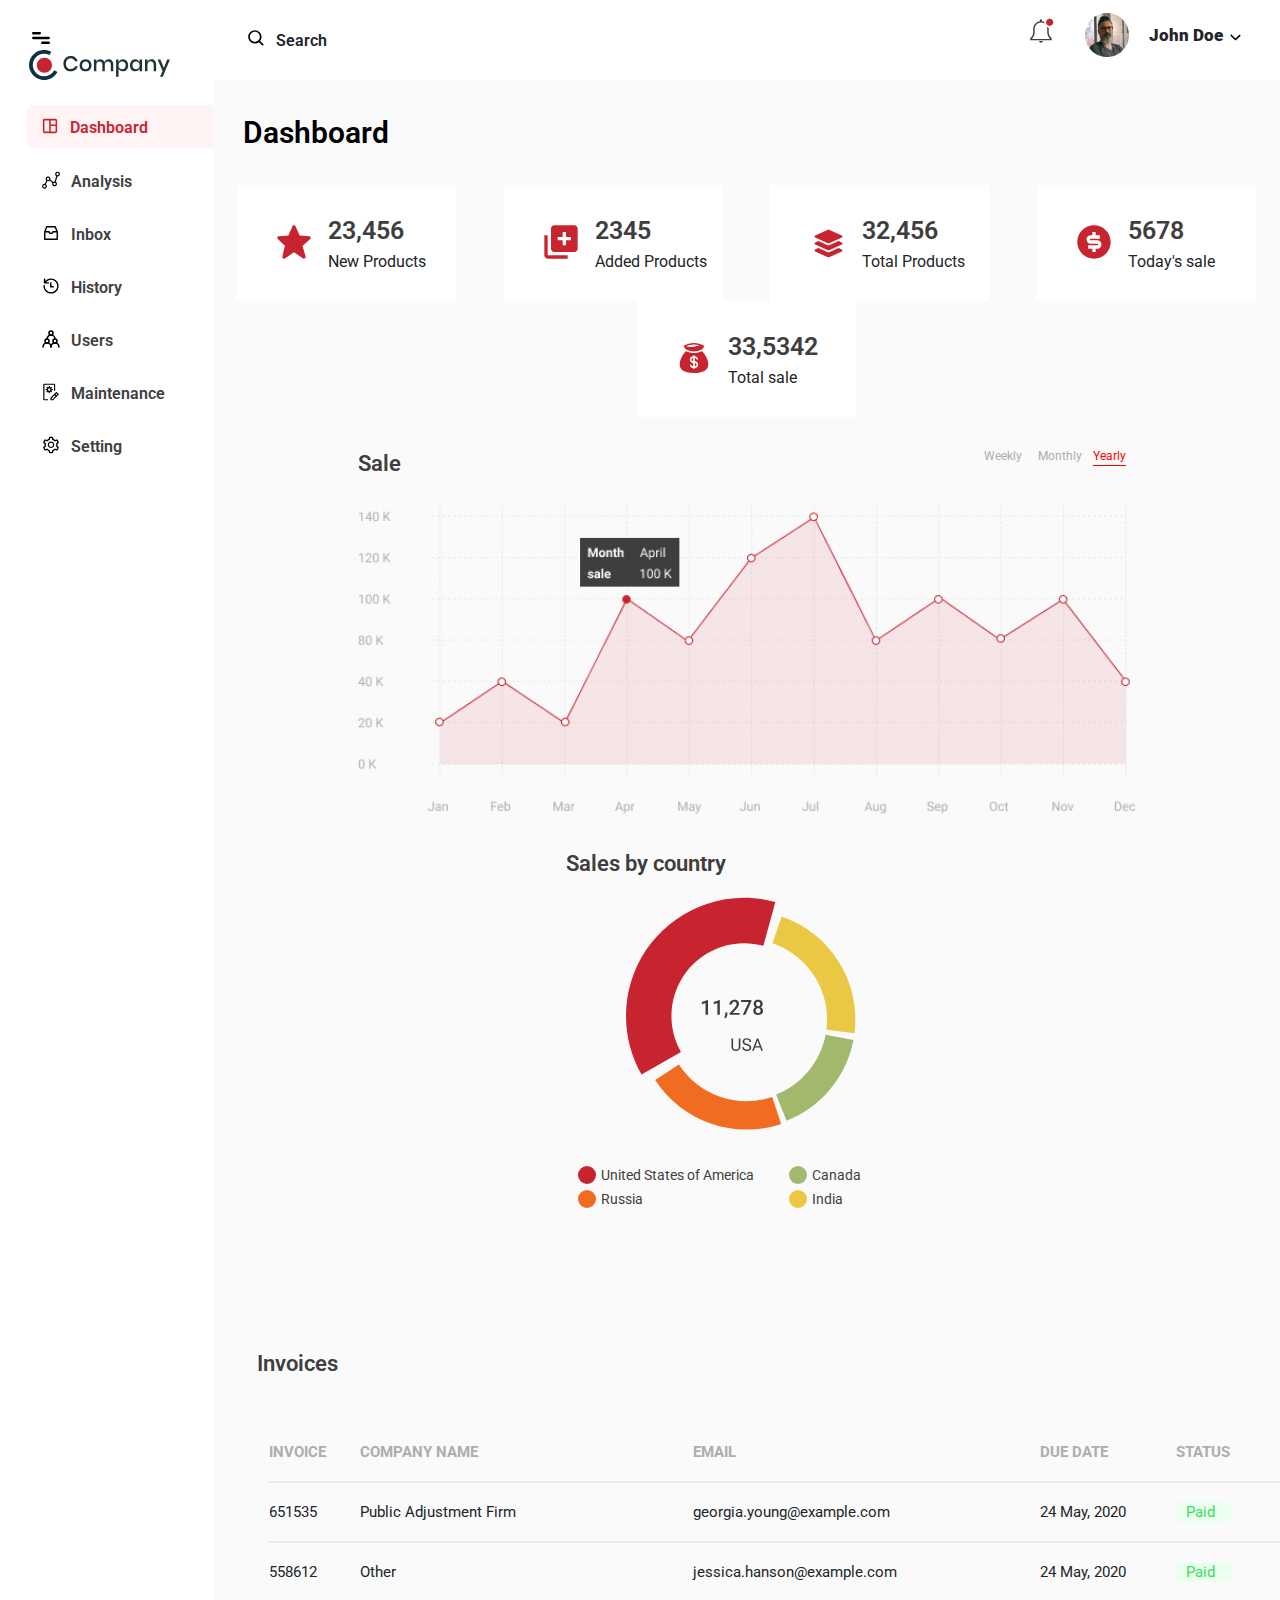
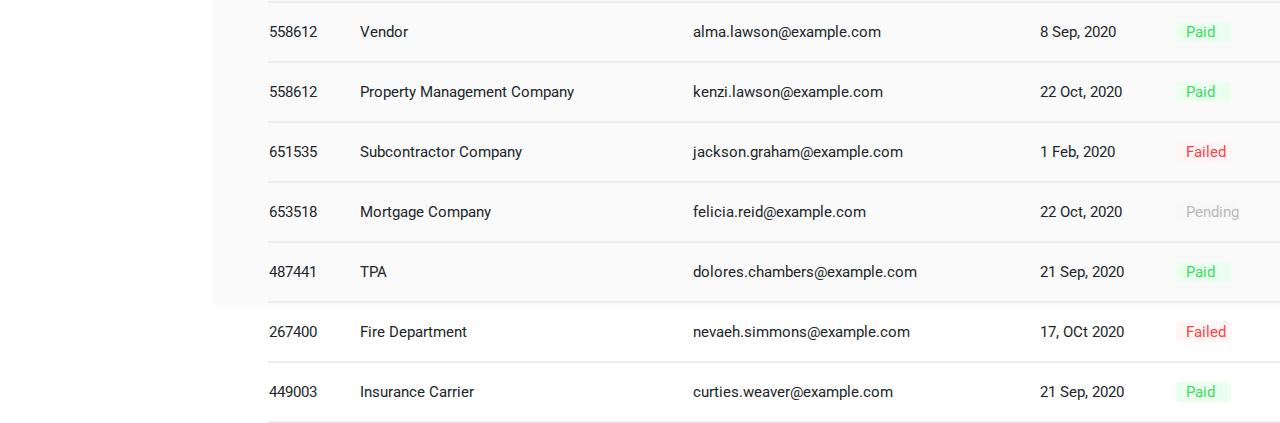
<file: dashboard.html>
<!DOCTYPE html>
<html lang="en">
  <head>
    <meta type="text/html;" charset="utf-8" content="width=device-width
      shrink-to-fit=no">
    <link rel="preconnect" href="https://fonts.googleapis.com">
    <link rel="preconnect" href="https://fonts.gstatic.com" crossorigin>
    <link
      href="https://fonts.googleapis.com/css2?family=Roboto"
      rel="stylesheet">
    <link href="css/dashboard.css" rel="stylesheet">
    <link href="css/bootstrap.min.css"
      rel="stylesheet">
  </head>
  <body>
    <div class="container-fluid">
      <div class="row" id="row1">
        <div class="col-2" id="menu">
          <img src="images/menu-bar.svg" alt="menu icon"> &nbsp &nbsp
          <img src="images/header-logo.svg" alt=" logo">
        </div>
        <div class="col-7">
          <div id="search"><img id="abcd" src="images/search-icon.svg"
              alt="
              search-icon">
          </div>
          <div class="searchtxt">Search</div>

        </div>
        <div class="col-3">
          <div class="d-flex flex-row justify-content-end">
            <div id="notification">
              <img src="images/notification-icon.svg"
                alt="notification-icon">
            </div> &nbsp; &nbsp; &nbsp;&nbsp;
            <div id="profile">
              <img src="images/profile.png">
            </div>
            <div id="uname"> <strong>John Doe</strong>
              <img src="images/downward-arrow.svg"
                alt="downward-arrow">
            </div>
          </div>
        </div>
      </div>
    </div>
    <div class="container-fluid">
      <div class="row">
        <div class="col-2" id="dashboard">
          <div class="container1">
            <div style="float: left; margin-left: 5px;">
              <img id="dashpic" src="images/dashboard-active.svg" alt="">
            </div>
            <div style="font: normal normal 600 16px/21px Roboto;
              letter-spacing: 0px;
              color: #C8242F; text-align: left; margin-top: 4px; margin-left:
              35px ;">
              Dashboard
            </div>
          </div>
          <div class="container2">
            <div style="float: left; margin-left: 5px;">
              <img id="dashpic" src="images/graph-default.svg" alt="">
            </div>
            <div style="font: normal normal 600 16px/21px Roboto;
              letter-spacing: 0px;
              text-align: left; margin-top: 4px; margin-left:
              35px ;">
              Analysis
            </div>
          </div>
          <div class="container2">
            <div style="float: left; margin-left: 5px;">
              <img id="dashpic" src="images/inbox-default.svg" alt="">
            </div>
            <div style="font: normal normal 600 16px/21px Roboto;
              letter-spacing: 0px;
              text-align: left; margin-top: 4px; margin-left:
              35px ;">
              Inbox
            </div>
          </div>
          <div class="container2">
            <div style="float: left; margin-left: 5px;">
              <img id="dashpic" src="images/clock-default.svg" alt="">
            </div>
            <div style="font: normal normal 600 16px/21px Roboto;
              letter-spacing: 0px;
              text-align: left; margin-top: 4px; margin-left:
              35px ;">
              History
            </div>
          </div>
          <div class="container2">
            <div style="float: left; margin-left: 5px;">
              <img id="dashpic" src="images/user-default.svg" alt="">
            </div>
            <div style="font: normal normal 600 16px/21px Roboto;
              letter-spacing: 0px;
              text-align: left; margin-top: 4px; margin-left:
              35px ;">
              Users
            </div>
          </div>
          <div class="container2">
            <div style="float: left; margin-left: 5px;">
              <img id="dashpic" src="images/maintenance-default.svg" alt="">
            </div>
            <div style="font: normal normal 600 16px/21px Roboto;
              letter-spacing: 0px;
              text-align: left; margin-top: 4px; margin-left:
              35px ;">
              Maintenance
            </div>
          </div>
          <div class="container2">
            <div style="float: left; margin-left: 5px;">
              <img id="dashpic" src="images/setting-default.svg" alt="">
            </div>
            <div style="font: normal normal 600 16px/21px Roboto;
              letter-spacing: 0px;
              text-align: left; margin-top: 4px; margin-left:
              35px ;">
              Setting
            </div>
          </div>
        </div>
        <div class="col-10" id="content">
          <div class="row" id="innerrow1">
            Dashboard
          </div>
          <div class="row" id="innerrow2">
            <div class="d-flex flex-column" id="column1">
              <div class="row">
                <div class="col-5">
                  <img src="images/star.svg" alt="star" style="margin-left:
                    25px; margin-top: 10px;">
                </div>
                <div class="col-7" style="text-align: left;">
                  <div class="row" style="justify-content:initial;">
                    <strong id="dashtext">23,456</strong>
                  </div>
                  <div class="row">
                    New Products
                  </div>
                </div>
              </div>
            </div>
            <div class="d-flex flex-column" id="column1">
              <div class="row">
                <div class="col-5">
                  <img src="images/new-product.svg" alt="star"
                    style="margin-left:
                    25px; margin-top: 10px;">
                </div>
                <div class="col-7" style="text-align: left;">
                  <div class="row" style="justify-content:initial;">
                    <strong id="dashtext">2345</strong>
                  </div>
                  <div class="row">
                    Added Products
                  </div>
                </div>
              </div>
            </div>
            <div class="d-flex flex-column" id="column1">
              <div class="row">
                <div class="col-5">
                  <img src="images/total-product.svg" alt="star"
                    style="margin-left:
                    25px; margin-top: 10px;">
                </div>
                <div class="col-7" style="text-align: left;">
                  <div class="row" style="justify-content:initial;">
                    <strong id="dashtext">32,456</strong>
                  </div>
                  <div class="row">
                    Total Products
                  </div>
                </div>
              </div>
            </div>
            <div class="d-flex flex-column" id="column1">
              <div class="row">
                <div class="col-5">
                  <img src="images/dollar-filled.svg" alt="star"
                    style="margin-left:
                    25px; margin-top: 10px;">
                </div>
                <div class="col-7" style="text-align: left;">
                  <div class="row" style="justify-content:initial;">
                    <strong id="dashtext">5678</strong>
                  </div>
                  <div class="row">
                    Today's sale
                  </div>
                </div>
              </div>
            </div>
            <div class="d-flex flex-column" id="column1">
              <div class="row">
                <div class="col-5">
                  <img src="images/money-bag.svg" alt="star" style="margin-left:
                    25px; margin-top: 10px;">
                </div>
                <div class="col-7" style="text-align: left;">
                  <div class="row" style="justify-content:initial;">
                    <strong id="dashtext">33,5342</strong>
                  </div>
                  <div class="row">
                    Total sale
                  </div>
                </div>
              </div>
            </div>
          </div>
          <div class="row" id="innerrow3">
            <div class="d-flex flex-column" id="graphcolumn1">
              <div class="row" style="height: 30px;">
                <div class="col-2" style="justify-content: center;">
                  <bold style=" font-size: 22px;
                    font-weight: 600;
                    color: #3E3E3E;">
                    Sale
                  </bold>
                </div>
                <div class="col-10">
                  <div class="row" style="color:#ADADAD;
                    margin-right:0px;font-size: 12px;">
                    <div class="col-9"></div>
                    <div class="d-flex col-1">
                      Weekly
                    </div>
                    <div class="d-flex col-1">
                      Monthly
                    </div>
                    <div class="d-flex col-1">
                      <p style="border-bottom: 1px solid
                        red; color: red">Yearly</p>
                    </div>
                  </div>
                </div>
              </div>
              <div class="row" style="margin-top: 25px;">
                <img src="images/data-graph.png">
              </div>
            </div>
            <div class="d-flex flex-column" id="graphcolumn2">
              <div class="row" style="height: 30px;">
                <bold style=" font-size: 22px;
                  font-weight: 600;
                  color: #3E3E3E;">
                  Sales by country
                </bold>

              </div>
              <div class="row">
                <img class="piechart"
                  src="images/pie-chart.svg">
              </div>
              <div class="row" style="margin: 0;">
                <div class="col-7">
                  <div class="row">
                    <div class="col-2" style="justify-content: center;">
                      <div id="circle1"></div></div>
                    <div class="col-10" style="color: #3E3E3E;font-size: 14px;
                      font-family:
                      Roboto;padding: 0;margin-top: 3px;">
                      United States of America</div>

                  </div>
                  <div class="row">
                    <div class="col-2" style="justify-content: center;">
                      <div id="circle2"></div></div>
                    <div class="col-10" style="color: #3E3E3E;font-size: 14px;
                      font-family:
                      Roboto;padding: 0;margin-top: 3px;">Russia</div>
                  </div>
                </div>
                <div class="col-5">
                  <div class="row">
                    <div class="col-2" style="justify-content: center;">
                      <div id="circle3"></div></div>
                    <div class="col-10" style="color: #3E3E3E;font-size: 14px;
                      font-family:
                      Roboto;padding-left: 10px;margin-top: 3px;">Canada</div>
                  </div>
                  <div class="row">
                    <div class="col-2" style="justify-content: center;">
                      <div id="circle4"></div></div>
                    <div class="col-10" style="color: #3E3E3E;font-size: 14px;
                      font-family:
                      Roboto;padding-left: 10px ;margin-top: 3px;">India</div>
                  </div>
                </div>
              </div>
            </div>
          </div>
          <div id="innerrow4">
            <div class="row" id="tablehead">
              <div class="d-flex col-11" style="text-align: left;
                font-size:22px;
                font-weight: 600;
                font-family: Roboto;
                letter-spacing: 0px;
                color: #3E3E3E;
                opacity: 1;">
                Invoices
              </div>
              <div class="d-flex col-1" style="text-align: left;
                font: normal normal normal 12px/16px Roboto;
                margin-top: 10px;
                color: #C8242F;
                opacity: 1;">
                View All
              </div>
            </div>
            <div class="row">
              <table id="table">
                <tr class="tr">
                  <th>INVOICE</th>
                  <th>COMPANY NAME</th>
                  <th>EMAIL</th>
                  <th> DUE DATE</th>
                  <th>STATUS</th>
                  <th>AMOUNT</th>
                </tr>
                <tr class="tr">
                  <td>651535</td>
                  <td>Public Adjustment Firm</td>
                  <td>georgia.young@example.com</td>
                  <td>24 May, 2020</td>
                  <td><div id="paid">Paid</div></td>
                  <td>$47,800</td>

                </tr>
                <tr class="tr">
                  <td>558612</td>
                  <td>Other</td>
                  <td>jessica.hanson@example.com</td>
                  <td>24 May, 2020</td>
                  <td><div id="paid">Paid</div></td>
                  <td>$98,000</td>
                </tr>
                <tr class="tr">
                  <td>558612</td>
                  <td>Vendor</td>
                  <td>alma.lawson@example.com</td>
                  <td>8 Sep, 2020</td>
                  <td><div id="paid">Paid</div></td>
                  <td>$20,900</td>

                </tr>
                <tr class="tr">
                  <td>558612</td>
                  <td>Property Management Company</td>
                  <td>kenzi.lawson@example.com</td>
                  <td>22 Oct, 2020</td>
                  <td><div id="paid">Paid</div></td>
                  <td>$10,570</td>
                </tr>
                <tr class="tr">
                  <td>651535</td>
                  <td>Subcontractor Company</td>
                  <td>jackson.graham@example.com</td>
                  <td>1 Feb, 2020</td>
                  <td><div id="failed">Failed</div></td>
                  <td>$10,200</td>
                </tr>
                <tr class="tr">
                  <td>653518</td>
                  <td>Mortgage Company</td>
                  <td>felicia.reid@example.com</td>
                  <td>22 Oct, 2020</td>
                  <td><div id="pending">Pending</div></td>
                  <td>$12,600</td>
                </tr>
                <tr class="tr">
                  <td>487441</td>
                  <td>TPA</td>
                  <td>dolores.chambers@example.com</td>
                  <td>21 Sep, 2020</td>
                  <td><div id="paid">Paid</div></td>
                  <td>$11,170</td>
                </tr>
                <tr class="tr">
                  <td>267400</td>
                  <td>Fire Department</td>
                  <td>nevaeh.simmons@example.com</td>
                  <td>17, OCt 2020</td>
                  <td><div id="failed">Failed</div></td>
                  <td>$28,000</td>
                </tr>
                <tr class="tr">
                  <td>449003</td>
                  <td>Insurance Carrier</td>
                  <td>curties.weaver@example.com</td>
                  <td>21 Sep, 2020</td>
                  <td><div id="paid">Paid</div></td>
                  <td>$10,000</td>
                </tr>
              </table>
            </div>
          </div>
        </div>
      </div>
    </body>
  </html>
</file>
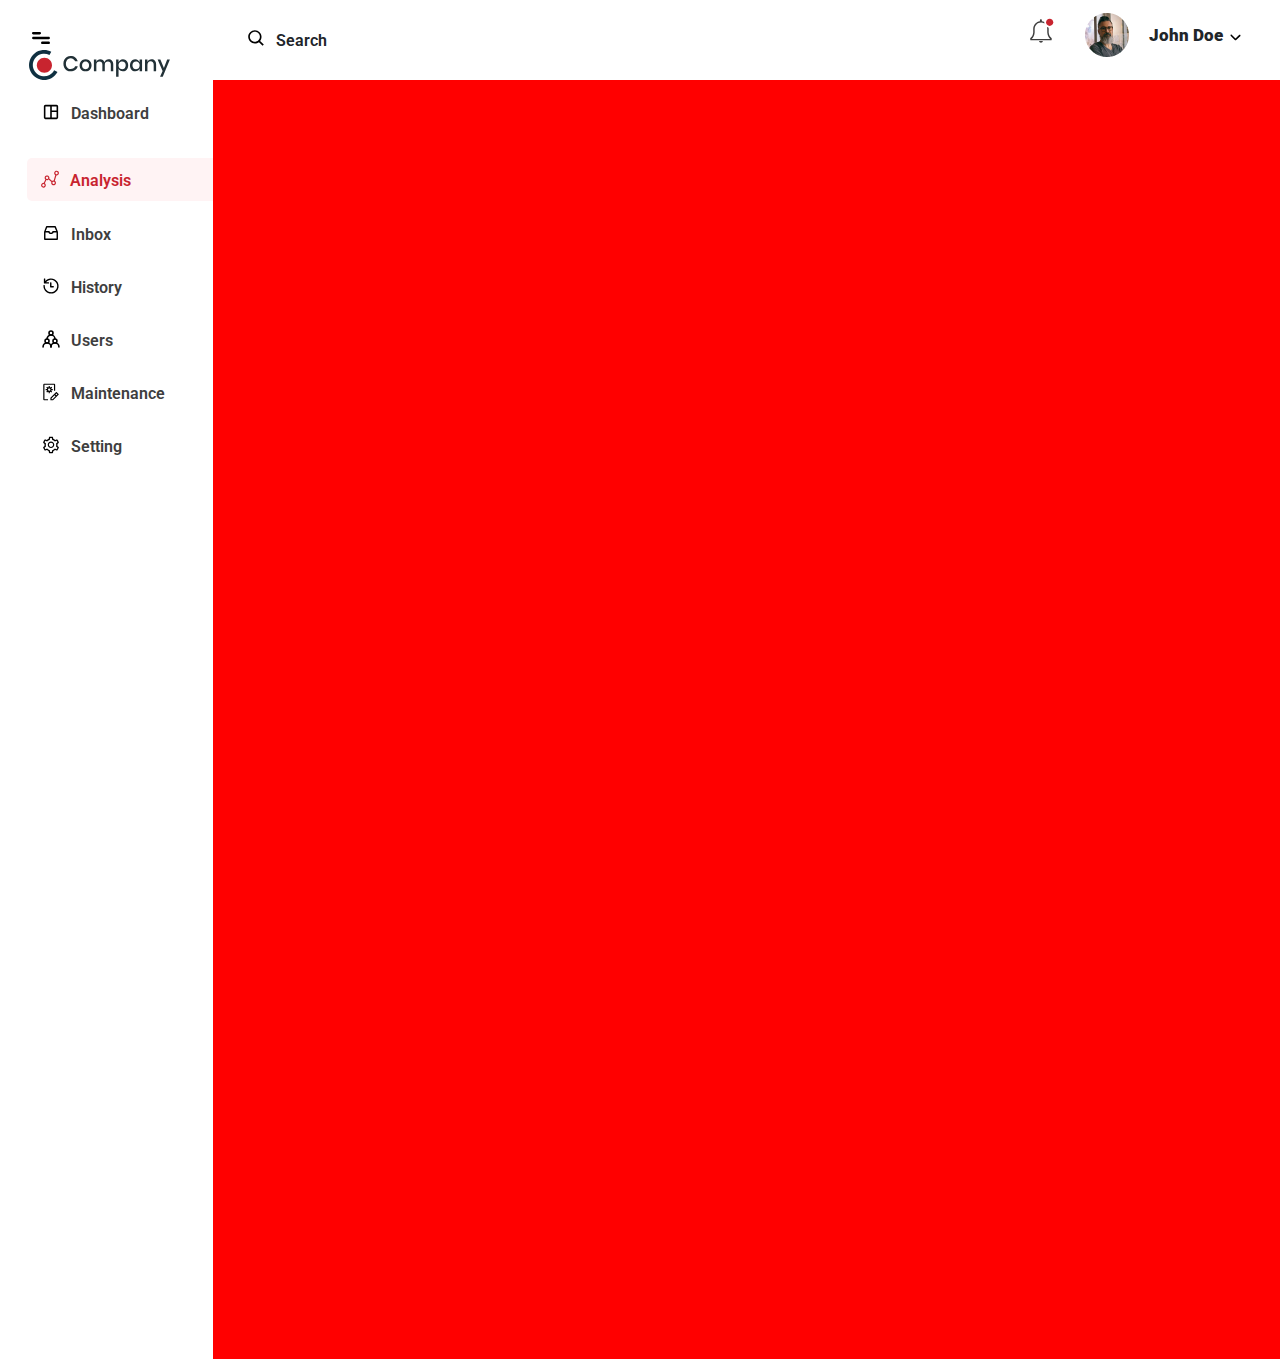
<file: innerpage.html>
<!DOCTYPE html>
<html lang="en">
  <head>
    <meta type="text/html;" charset="utf-8" content="width=device-width
      shrink-to-fit=no">
    <link rel="preconnect" href="https://fonts.googleapis.com">
    <link rel="preconnect" href="https://fonts.gstatic.com" crossorigin>
    <link
      href="https://fonts.googleapis.com/css2?family=Roboto"
      rel="stylesheet">
    <link href="css/dashboard.css" rel="stylesheet">
    <link href="css/bootstrap.min.css"
      rel="stylesheet">
  </head>
  <body>
    <div class="container-fluid">
      <div class="row" id="row1">
        <div class="col-2" id="menu">
          <img src="images/menu-bar.svg" alt="menu icon"> &nbsp &nbsp
          <img src="images/header-logo.svg" alt=" logo">
        </div>
        <div class="col-7">
          <div id="search"><img id="abcd" src="images/search-icon.svg"
              alt="
              search-icon">
          </div>
          <div class="searchtxt">Search</div>

        </div>
        <div class="col-3">
          <div class="d-flex flex-row justify-content-end">
            <div id="notification">
              <img src="images/notification-icon.svg"
                alt="notification-icon">
            </div> &nbsp; &nbsp; &nbsp;&nbsp;
            <div id="profile">
              <img src="images/profile.png">
            </div>
            <div id="uname"> <strong>John Doe</strong>
              <img src="images/downward-arrow.svg"
                alt="downward-arrow">
            </div>
          </div>
        </div>
      </div>
    </div>
    <div class="container-fluid">
      <div class="row">
        <div class="col-2" id="dashboard">
          <div class="container2">
            <div style="float: left; margin-left: 5px;">
              <img id="dashpic" src="images/dashboard-default.svg" alt="">
            </div>
            <div style="font: normal normal 600 16px/21px Roboto;
              letter-spacing: 0px;
              text-align: left; margin-top: 4px; margin-left:
              35px ;">
              Dashboard
            </div>
          </div>
          <div class="container1">
            <div style="float: left; margin-left: 5px;">
              <img id="dashpic" src="images/graph-active.svg" alt="">
            </div>
            <div style="font: normal normal 600 16px/21px Roboto;
              letter-spacing: 0px;color: #C8242F;
              text-align: left; margin-top: 4px; margin-left:
              35px ;">
              Analysis
            </div>
          </div>
          <div class="container2">
            <div style="float: left; margin-left: 5px;">
              <img id="dashpic" src="images/inbox-default.svg" alt="">
            </div>
            <div style="font: normal normal 600 16px/21px Roboto;
              letter-spacing: 0px;
              text-align: left; margin-top: 4px; margin-left:
              35px ;">
              Inbox
            </div>
          </div>
          <div class="container2">
            <div style="float: left; margin-left: 5px;">
              <img id="dashpic" src="images/clock-default.svg" alt="">
            </div>
            <div style="font: normal normal 600 16px/21px Roboto;
              letter-spacing: 0px;
              text-align: left; margin-top: 4px; margin-left:
              35px ;">
              History
            </div>
          </div>
          <div class="container2">
            <div style="float: left; margin-left: 5px;">
              <img id="dashpic" src="images/user-default.svg" alt="">
            </div>
            <div style="font: normal normal 600 16px/21px Roboto;
              letter-spacing: 0px;
              text-align: left; margin-top: 4px; margin-left:
              35px ;">
              Users
            </div>
          </div>
          <div class="container2">
            <div style="float: left; margin-left: 5px;">
              <img id="dashpic" src="images/maintenance-default.svg" alt="">
            </div>
            <div style="font: normal normal 600 16px/21px Roboto;
              letter-spacing: 0px;
              text-align: left; margin-top: 4px; margin-left:
              35px ;">
              Maintenance
            </div>
          </div>
          <div class="container2">
            <div style="float: left; margin-left: 5px;">
              <img id="dashpic" src="images/setting-default.svg" alt="">
            </div>
            <div style="font: normal normal 600 16px/21px Roboto;
              letter-spacing: 0px;
              text-align: left; margin-top: 4px; margin-left:
              35px ;">
              Setting
            </div>
          </div>
        </div>
        <div class="col-10" id="content2">
          <div class="row"></div>
        </div>
      </div>
    </div>


  </body>
</html>
</file>
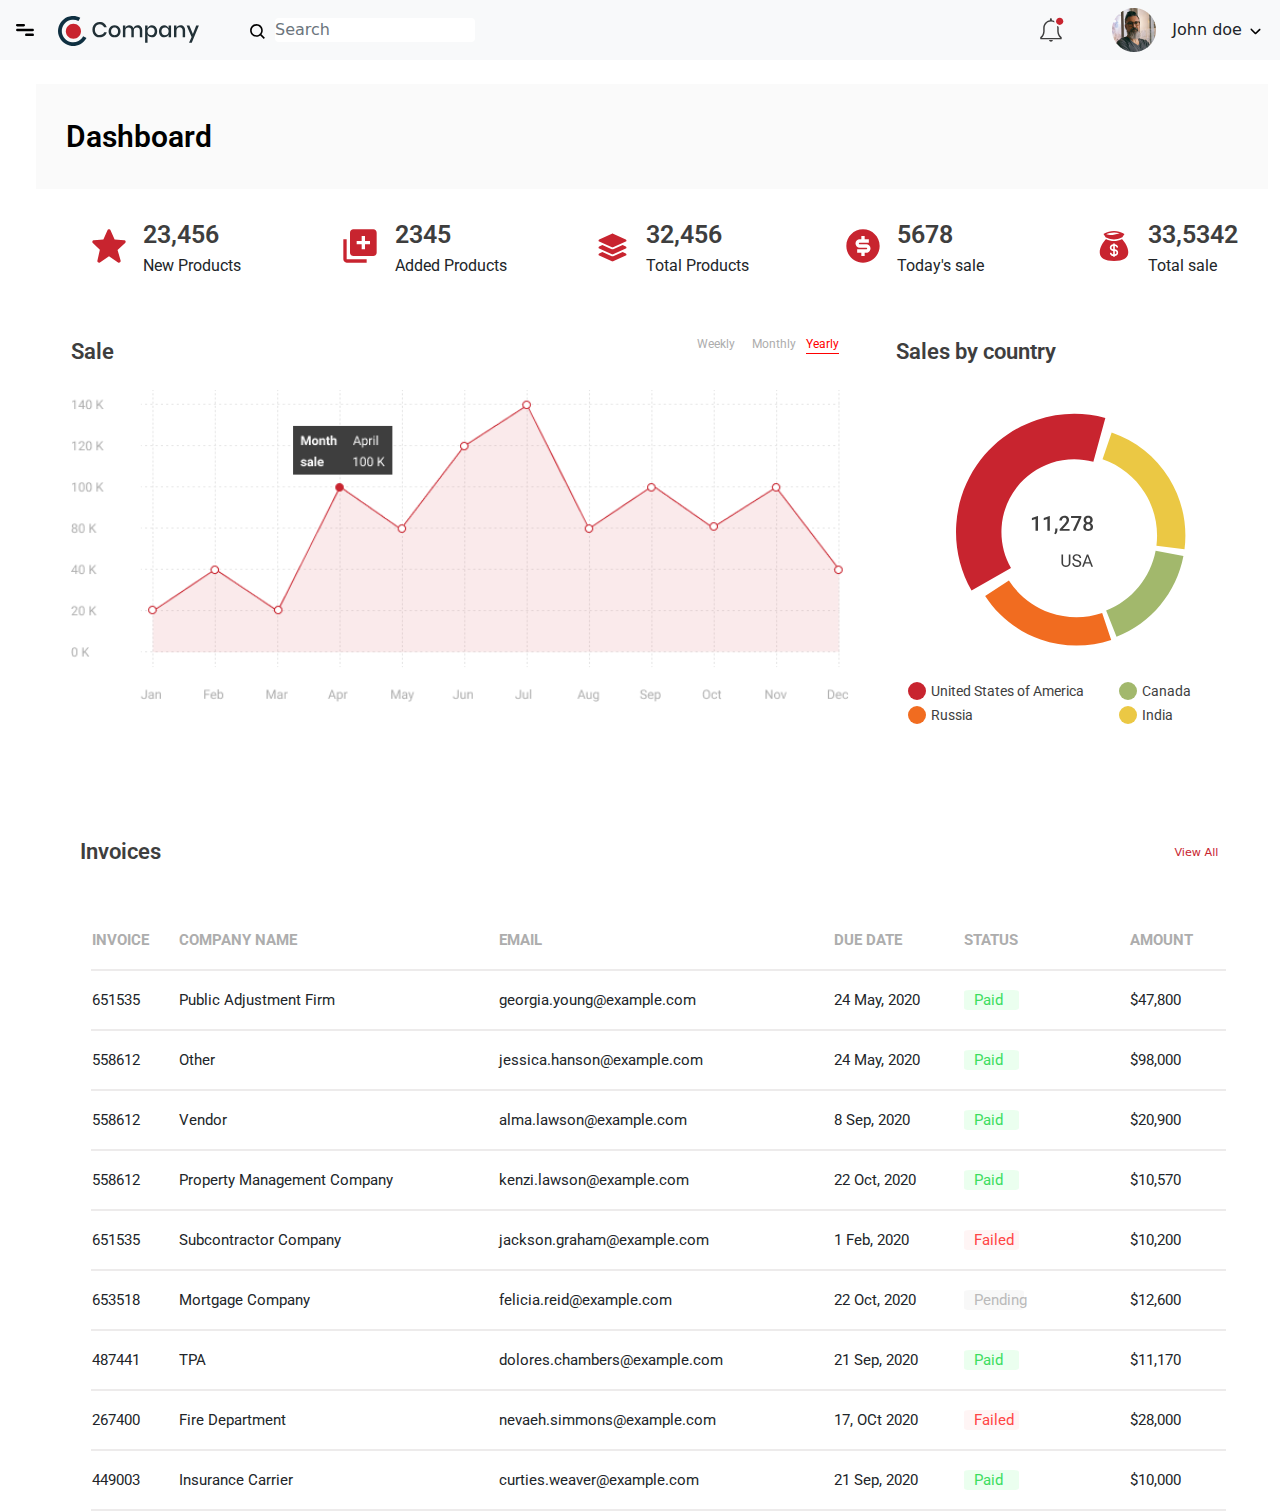
<file: Assignment 4/dashboard.html>
<!DOCTYPE html>
<html>
  <head>
    <link rel="preconnect" href="https://fonts.googleapis.com">
    <link rel="preconnect" href="https://fonts.gstatic.com" crossorigin>
    <link
      href="https://fonts.googleapis.com/css2?family=Roboto"
      rel="stylesheet">
    <link rel="stylesheet" href="css/bootstrap.min.css">
    <link rel="stylesheet" href="css/dashboard.css">
    <script src="js/bootstrap.bundle.min.js"></script>
  </head>
  <body>
    <header>
      <nav class="navbar navbar-expand-lg mb-4 navbar-light
        bg-light">
        <div class="container-fluid navcontainer p-0
          justify-content-start">
          <button class="btn me-2" onclick="widthChange()"
            data-bs-toggle="collapse"
            data-bs-target="#dashboard"><img
              src="images/menu-bar.svg"></button>
          <a href="#" class="navbar-brand me-5"><img
              src="images/header-logo.svg">
          </a>
          <div class="d-flex justify-content-around">
            <img class="mt-1 me-2" src="images/search-icon.svg"
              style="height: 19px;" alt="search">
            <input class="form-control me-2 p-0 border-0"
              type="search"
              placeholder="Search" aria-label="Search">
          </div>
        </div>
        <div class="container-fluid gayab p-0 justify-content-end">
          <img class="me-5" src="images/notification-icon.svg"
            alt="notification">
          <img class="me-3" src="images/profile.png" alt="dp">
          <div class="me-3">
            John doe
            <img src="images/downward-arrow.svg" alt="dropdown">
          </div>
        </div>
      </nav>
    </header>

    <main>
      <div class="d-flex">

        <div class="w-15 collapse" id="dashboard">
          <div class="container1">
            <div style="float: left; margin-left: 5px;">
              <img id="dashpic"
                src="images/dashboard-active.svg" alt="">
            </div>
            <div style="font: normal normal 600 16px/21px
              Roboto;
              letter-spacing: 0px;
              color: #C8242F; text-align: left; margin-top:
              4px; margin-left:
              35px ;">
              Dashboard
            </div>
          </div>
          <div class="container2">
            <div style="float: left; margin-left: 5px;">
              <img id="dashpic" src="images/graph-default.svg"
                alt="">
            </div>
            <div style="font: normal normal 600 16px/21px
              Roboto;
              letter-spacing: 0px;
              text-align: left; margin-top: 4px; margin-left:
              35px ;">
              Analysis
            </div>
          </div>
          <div class="container2">
            <div style="float: left; margin-left: 5px;">
              <img id="dashpic" src="images/inbox-default.svg"
                alt="">
            </div>
            <div style="font: normal normal 600 16px/21px
              Roboto;
              letter-spacing: 0px;
              text-align: left; margin-top: 4px; margin-left:
              35px ;">
              Inbox
            </div>
          </div>
          <div class="container2">
            <div style="float: left; margin-left: 5px;">
              <img id="dashpic" src="images/clock-default.svg"
                alt="">
            </div>
            <div style="font: normal normal 600 16px/21px
              Roboto;
              letter-spacing: 0px;
              text-align: left; margin-top: 4px; margin-left:
              35px ;">
              History
            </div>
          </div>
          <div class="container2">
            <div style="float: left; margin-left: 5px;">
              <img id="dashpic" src="images/user-default.svg"
                alt="">
            </div>
            <div style="font: normal normal 600 16px/21px
              Roboto;
              letter-spacing: 0px;
              text-align: left; margin-top: 4px; margin-left:
              35px ;">
              Users
            </div>
          </div>
          <div class="container2">
            <div style="float: left; margin-left: 5px;">
              <img id="dashpic"
                src="images/maintenance-default.svg" alt="">
            </div>
            <div style="font: normal normal 600 16px/21px
              Roboto;
              letter-spacing: 0px;
              text-align: left; margin-top: 4px; margin-left:
              35px ;">
              Maintenance
            </div>
          </div>
          <div class="container2">
            <div style="float: left; margin-left: 5px;">
              <img id="dashpic"
                src="images/setting-default.svg" alt="">
            </div>
            <div style="font: normal normal 600 16px/21px
              Roboto;
              letter-spacing: 0px;
              text-align: left; margin-top: 4px; margin-left:
              35px ;">
              Setting
            </div>
          </div>
        </div>
        <div class="w-85 container-fluid ms-5 p-0" id="content">
          <div class="row" id="innerrow1">
            Dashboard
          </div>
          <div class="row" id="innerrow2">
            <div class="d-flex flex-column" id="column1">
              <div class="row">
                <div class="col-5">
                  <img src="images/star.svg" alt="star"
                    style="margin-left:
                    25px; margin-top: 10px;">
                </div>
                <div class="col-7" style="text-align:
                  left;">
                  <div class="row"
                    style="justify-content:initial;">
                    <strong id="dashtext">23,456</strong>
                  </div>
                  <div class="row">
                    New Products
                  </div>
                </div>
              </div>
            </div>
            <div class="d-flex flex-column" id="column1">
              <div class="row">
                <div class="col-5">
                  <img src="images/new-product.svg"
                    alt="star"
                    style="margin-left:
                    25px; margin-top: 10px;">
                </div>
                <div class="col-7" style="text-align:
                  left;">
                  <div class="row"
                    style="justify-content:initial;">
                    <strong id="dashtext">2345</strong>
                  </div>
                  <div class="row">
                    Added Products
                  </div>
                </div>
              </div>
            </div>
            <div class="d-flex flex-column" id="column1">
              <div class="row">
                <div class="col-5">
                  <img src="images/total-product.svg"
                    alt="star"
                    style="margin-left:
                    25px; margin-top: 10px;">
                </div>
                <div class="col-7" style="text-align:
                  left;">
                  <div class="row"
                    style="justify-content:initial;">
                    <strong id="dashtext">32,456</strong>
                  </div>
                  <div class="row">
                    Total Products
                  </div>
                </div>
              </div>
            </div>
            <div class="d-flex flex-column" id="column1">
              <div class="row">
                <div class="col-5">
                  <img src="images/dollar-filled.svg"
                    alt="star"
                    style="margin-left:
                    25px; margin-top: 10px;">
                </div>
                <div class="col-7" style="text-align:
                  left;">
                  <div class="row"
                    style="justify-content:initial;">
                    <strong id="dashtext">5678</strong>
                  </div>
                  <div class="row">
                    Today's sale
                  </div>
                </div>
              </div>
            </div>
            <div class="d-flex flex-column" id="column1">
              <div class="row">
                <div class="col-5">
                  <img src="images/money-bag.svg"
                    alt="star" style="margin-left:
                    25px; margin-top: 10px;">
                </div>
                <div class="col-7" style="text-align:
                  left;">
                  <div class="row"
                    style="justify-content:initial;">
                    <strong id="dashtext">33,5342</strong>
                  </div>
                  <div class="row">
                    Total sale
                  </div>
                </div>
              </div>
            </div>
          </div>
          <div class="row" id="innerrow3">
            <div class="d-flex flex-column" id="graphcolumn1">
              <div class="row" style="height: 30px;">
                <div class="col-2" style="justify-content:
                  center;">
                  <bold style=" font-size: 22px;
                    font-weight: 600;
                    color: #3E3E3E;">
                    Sale
                  </bold>
                </div>
                <div class="col-10">
                  <div class="row" style="color:#ADADAD;
                    margin-right:0px;font-size: 12px;">
                    <div class="col-9"></div>
                    <div class="d-flex col-1">
                      Weekly
                    </div>
                    <div class="d-flex col-1">
                      Monthly
                    </div>
                    <div class="d-flex col-1">
                      <p style="border-bottom: 1px
                        solid
                        red; color: red">Yearly</p>
                    </div>
                  </div>
                </div>
              </div>
              <div class="row" style="margin-top: 25px;">
                <img src="images/data-graph.png">
              </div>
            </div>
            <div class="d-flex flex-column" id="graphcolumn2">
              <div class="row" style="height: 30px;">
                <bold style=" font-size: 22px;
                  font-weight: 600;
                  color: #3E3E3E;">
                  Sales by country
                </bold>

              </div>
              <div class="row">
                <img class="piechart"
                  src="images/pie-chart.svg">
              </div>
              <div class="row" style="margin: 0;">
                <div class="col-7">
                  <div class="row">
                    <div class="col-2"
                      style="justify-content:
                      center;">
                      <div id="circle1"></div></div>
                    <div class="col-10" style="color:
                      #3E3E3E;font-size: 14px;
                      font-family:
                      Roboto;padding: 0;margin-top:
                      3px;">
                      United States of America</div>
                  </div>
                  <div class="row">
                    <div class="col-2"
                      style="justify-content:
                      center;">
                      <div id="circle2"></div></div>
                    <div class="col-10" style="color:
                      #3E3E3E;font-size: 14px;
                      font-family:
                      Roboto;padding: 0;margin-top:
                      3px;">Russia</div>
                  </div>
                </div>
                <div class="col-5">
                  <div class="row">
                    <div class="col-2"
                      style="justify-content:
                      center;">
                      <div id="circle3"></div></div>
                    <div class="col-10" style="color:
                      #3E3E3E;font-size: 14px;
                      font-family:
                      Roboto;padding-left:
                      10px;margin-top: 3px;">Canada</div>
                  </div>
                  <div class="row">
                    <div class="col-2"
                      style="justify-content:
                      center;">
                      <div id="circle4"></div></div>
                    <div class="col-10" style="color:
                      #3E3E3E;font-size: 14px;
                      font-family:
                      Roboto;padding-left: 10px
                      ;margin-top: 3px;">India</div>
                  </div>
                </div>
              </div>
            </div>
          </div>
          <div id="innerrow4">
            <div class="row" id="tablehead">
              <div class="d-flex col-10" style="text-align:
                left;
                font-size:22px;
                font-weight: 600;
                font-family: Roboto;
                letter-spacing: 0px;
                color: #3E3E3E;
                opacity: 1;">
                Invoices
              </div>
              <div class="d-flex col-2 justify-content-end"
                style="
                font-size: 70%;
                margin-top: 10px;
                color: #C8242F;
                opacity: 1;">
                View All
              </div>
            </div>
            <div class="row">
              <table id="table">
                <tr class="tr">
                  <th>INVOICE</th>
                  <th>COMPANY NAME</th>
                  <th>EMAIL</th>
                  <th> DUE DATE</th>
                  <th>STATUS</th>
                  <th>AMOUNT</th>
                </tr>
                <tr class="tr">
                  <td>651535</td>
                  <td>Public Adjustment Firm</td>
                  <td>georgia.young@example.com</td>
                  <td>24 May, 2020</td>
                  <td><div id="paid">Paid</div></td>
                  <td>$47,800</td>

                </tr>
                <tr class="tr">
                  <td>558612</td>
                  <td>Other</td>
                  <td>jessica.hanson@example.com</td>
                  <td>24 May, 2020</td>
                  <td><div id="paid">Paid</div></td>
                  <td>$98,000</td>
                </tr>
                <tr class="tr">
                  <td>558612</td>
                  <td>Vendor</td>
                  <td>alma.lawson@example.com</td>
                  <td>8 Sep, 2020</td>
                  <td><div id="paid">Paid</div></td>
                  <td>$20,900</td>

                </tr>
                <tr class="tr">
                  <td>558612</td>
                  <td>Property Management Company</td>
                  <td>kenzi.lawson@example.com</td>
                  <td>22 Oct, 2020</td>
                  <td><div id="paid">Paid</div></td>
                  <td>$10,570</td>
                </tr>
                <tr class="tr">
                  <td>651535</td>
                  <td>Subcontractor Company</td>
                  <td>jackson.graham@example.com</td>
                  <td>1 Feb, 2020</td>
                  <td><div id="failed">Failed</div></td>
                  <td>$10,200</td>
                </tr>
                <tr class="tr">
                  <td>653518</td>
                  <td>Mortgage Company</td>
                  <td>felicia.reid@example.com</td>
                  <td>22 Oct, 2020</td>
                  <td><div id="pending">Pending</div></td>
                  <td>$12,600</td>
                </tr>
                <tr class="tr">
                  <td>487441</td>
                  <td>TPA</td>
                  <td>dolores.chambers@example.com</td>
                  <td>21 Sep, 2020</td>
                  <td><div id="paid">Paid</div></td>
                  <td>$11,170</td>
                </tr>
                <tr class="tr">
                  <td>267400</td>
                  <td>Fire Department</td>
                  <td>nevaeh.simmons@example.com</td>
                  <td>17, OCt 2020</td>
                  <td><div id="failed">Failed</div></td>
                  <td>$28,000</td>
                </tr>
                <tr class="tr">
                  <td>449003</td>
                  <td>Insurance Carrier</td>
                  <td>curties.weaver@example.com</td>
                  <td>21 Sep, 2020</td>
                  <td><div id="paid">Paid</div></td>
                  <td>$10,000</td>
                </tr>
              </table>
            </div>
          </div>
        </div>

      </div>
    </main>


  </body>
</html>

<script>
  function widthChange() {
    var w = document.getElementById("content");
    var d = document.getElementById("dashboard");
    if(w.style.width=="85%")
    {
      w.style.width = '100%';
    }
    if(w.style.width = "100%")
    {
      w.style.width = '85%';
    }
    
  }

</script>
</file>
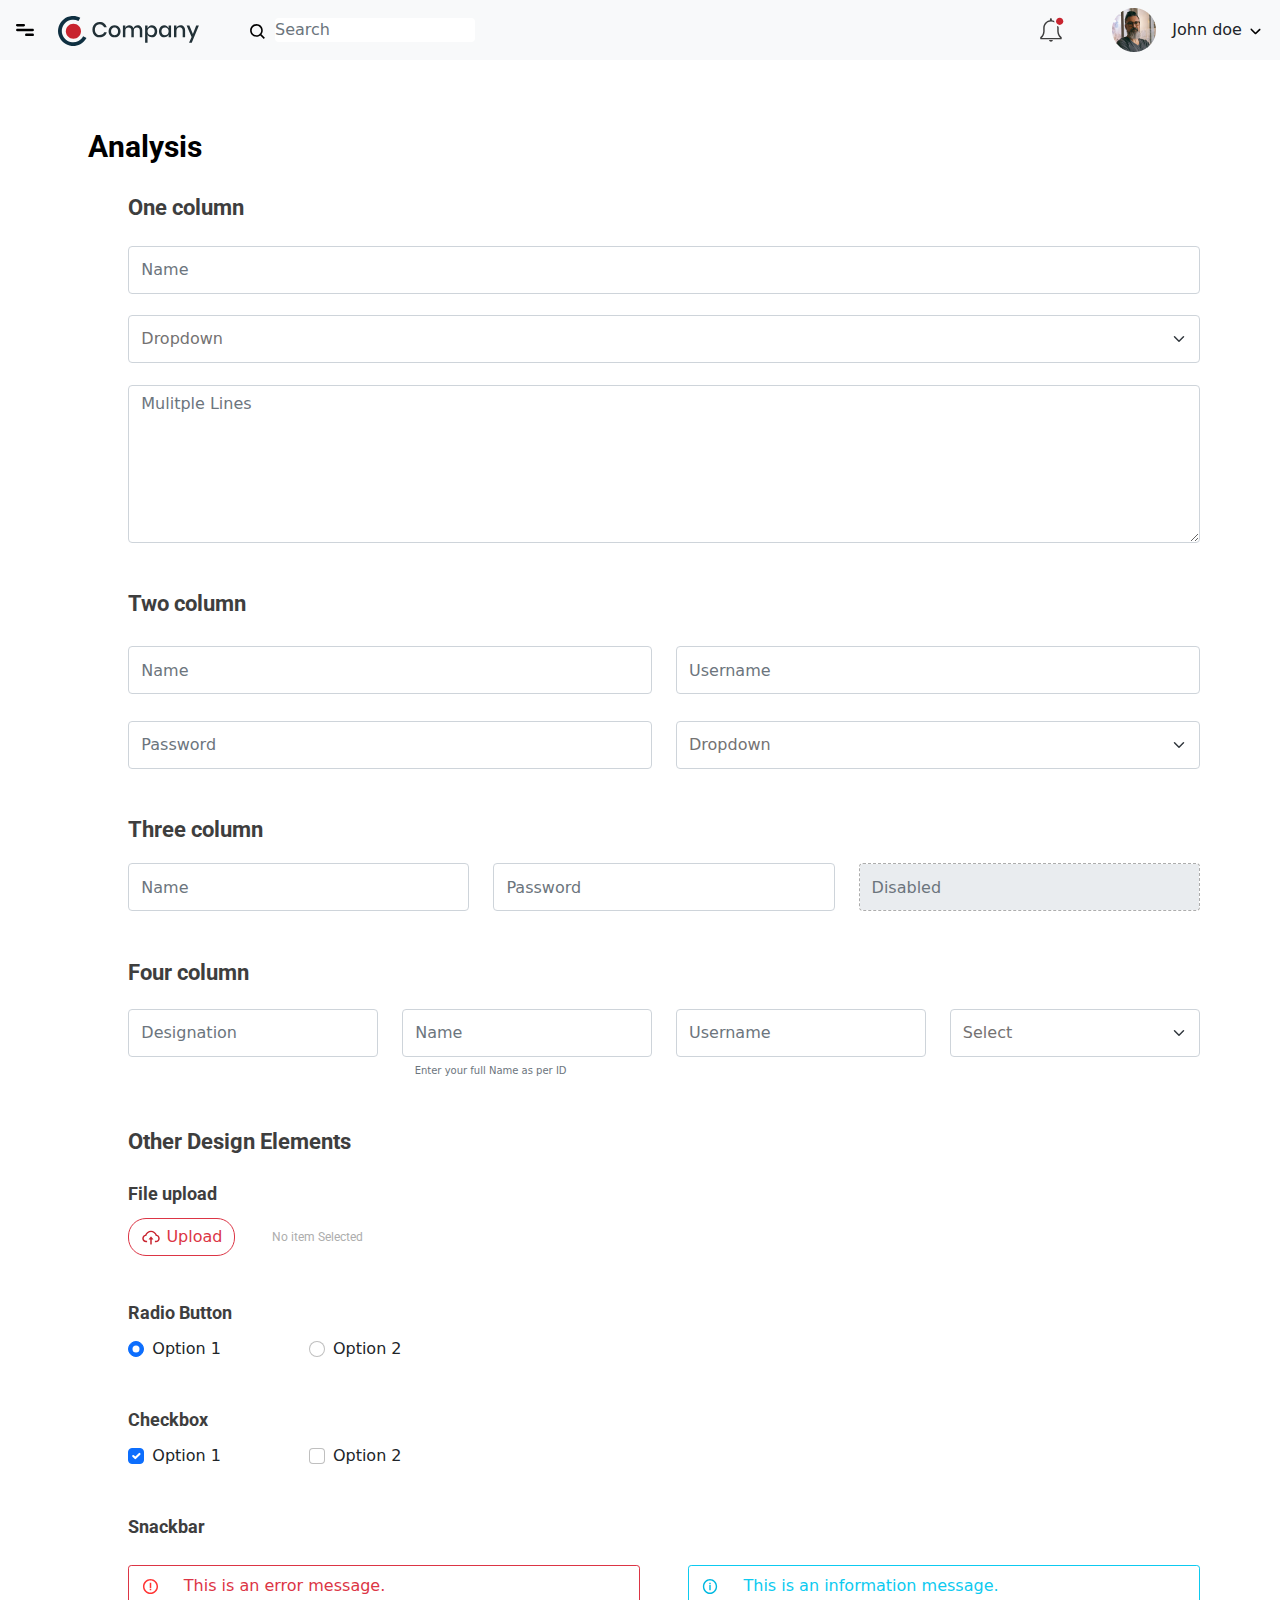
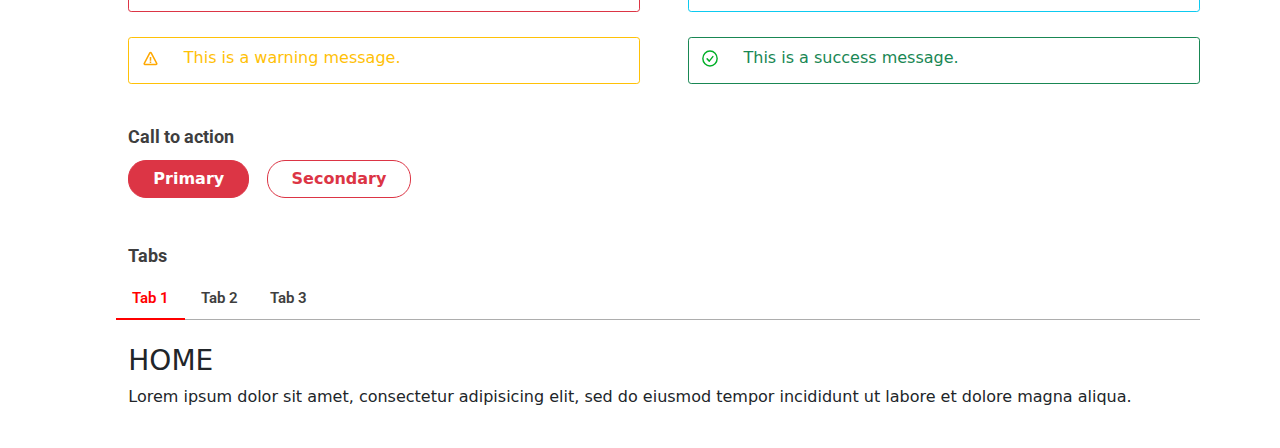
<file: Assignment 4/innerpage.html>
<!DOCTYPE html>
<html lang="en">
  <head>

    <link rel="preconnect" href="https://fonts.googleapis.com">
    <link rel="preconnect" href="https://fonts.gstatic.com" crossorigin>
    <link
      href="https://fonts.googleapis.com/css2?family=Roboto"
      rel="stylesheet">
    <link rel="stylesheet" href="css/dashboard.css">
    <link href="css/bootstrap.min.css"
      rel="stylesheet">
    <script src="js/bootstrap.bundle.min.js"></script>
  </head>
  <body>
    <header>
      <nav class="navbar navbar-expand-lg mb-4 navbar-light
        bg-light">
        <div class="container-fluid navcontainer p-0
          justify-content-start">
          <button class="btn me-2" onclick="widthChange()"
            data-bs-toggle="collapse"
            data-bs-target="#dashboard"><img
              src="images/menu-bar.svg"></button>
          <a href="#" class="navbar-brand me-5"><img
              src="images/header-logo.svg">
          </a>
          <div class="d-flex justify-content-around">
            <img class="mt-1 me-2" src="images/search-icon.svg"
              style="height: 19px;" alt="search">
            <input class="form-control me-2 p-0 border-0"
              type="search"
              placeholder="Search" aria-label="Search">
          </div>
        </div>
        <div class="container-fluid gayab p-0 justify-content-end">
          <img class="me-5" src="images/notification-icon.svg"
            alt="notification">
          <img class="me-3" src="images/profile.png" alt="dp">
          <div class="me-3">
            John doe
            <img src="images/downward-arrow.svg" alt="dropdown">
          </div>
        </div>
      </nav>
    </header>

    <main>
      <div class="d-flex w-100">

        <div class="w-15 collapse" id="dashboard">
          <div class="container2">
            <div style="float: left; margin-left: 5px;">
              <img id="dashpic" src="images/dashboard-default.svg" alt="">
            </div>
            <div style="font: normal normal 600 16px/21px Roboto;
              letter-spacing: 0px;
              text-align: left; margin-top: 4px; margin-left:
              35px ;">
              Dashboard
            </div>
          </div>
          <div class="container1">
            <div style="float: left; margin-left: 5px;">
              <img id="dashpic" src="images/graph-active.svg" alt="">
            </div>
            <div style="font: normal normal 600 16px/21px Roboto;
              letter-spacing: 0px;color: #C8242F;
              text-align: left; margin-top: 4px; margin-left:
              35px ;">
              Analysis
            </div>
          </div>
          <div class="container2">
            <div style="float: left; margin-left: 5px;">
              <img id="dashpic" src="images/inbox-default.svg" alt="">
            </div>
            <div style="font: normal normal 600 16px/21px Roboto;
              letter-spacing: 0px;
              text-align: left; margin-top: 4px; margin-left:
              35px ;">
              Inbox
            </div>
          </div>
          <div class="container2">
            <div style="float: left; margin-left: 5px;">
              <img id="dashpic" src="images/clock-default.svg" alt="">
            </div>
            <div style="font: normal normal 600 16px/21px Roboto;
              letter-spacing: 0px;
              text-align: left; margin-top: 4px; margin-left:
              35px ;">
              History
            </div>
          </div>
          <div class="container2">
            <div style="float: left; margin-left: 5px;">
              <img id="dashpic" src="images/user-default.svg" alt="">
            </div>
            <div style="font: normal normal 600 16px/21px Roboto;
              letter-spacing: 0px;
              text-align: left; margin-top: 4px; margin-left:
              35px ;">
              Users
            </div>
          </div>
          <div class="container2">
            <div style="float: left; margin-left: 5px;">
              <img id="dashpic" src="images/maintenance-default.svg" alt="">
            </div>
            <div style="font: normal normal 600 16px/21px Roboto;
              letter-spacing: 0px;
              text-align: left; margin-top: 4px; margin-left:
              35px ;">
              Maintenance
            </div>
          </div>
          <div class="container2">
            <div style="float: left; margin-left: 5px;">
              <img id="dashpic" src="images/setting-default.svg" alt="">
            </div>
            <div style="font: normal normal 600 16px/21px Roboto;
              letter-spacing: 0px;
              text-align: left; margin-top: 4px; margin-left:
              35px ;">
              Setting
            </div>
          </div>
        </div>
        <div class="w-85 container-fluid ms-5 p-0" id="content">
          <div class="row" style="width: 100%;">
            <strong id="analysis"> Analysis</strong>
          </div>
          <div class="container" style="width: 95%; height: fit-content;
            margin-bottom: auto;
            background-color: white;">
            <div class="row" id="inputform">
              <b style="font-family: Roboto; font-size: 22px; color: #3e3e3e;">One
                column</b>
              <form>
                <div class="form-group">
                  <input type="text" class="form-control"
                    id="exampleInputEmail1"
                    placeholder="Name" style="height: 3em;">
                </div>
                <div class="form-group">
                  <div class="dropdown">
                    <select class="form-select select
                      dropdown-toggle"
                      style="height: 3em; color:
                      #747272; "
                      id="exampleFormControlSelect1">
                      <option>Dropdown</option>
                      <option>1</option>
                      <option>2</option>
                      <option>3</option>
                      <option>4</option>
                      <option>5</option>
                    </select>
                  </div>
                </div>
                <div class="form-group">
                  <textarea class="form-control"
                    id="exampleFormControlTextarea1" rows="6"
                    placeholder="Mulitple Lines"></textarea>
                </div>
              </form>
            </div>
            <div class="row" id="inputform">
              <b style="font-family: Roboto; font-size: 22px; color: #3e3e3e;">Two
                column</b>
              <div class="row" style="padding-right: 0;">
                <div class="col">
                  <form>
                    <div class="form-group" id="inputform2">
                      <input type="text" class="form-control"
                        id="exampleInputEmail1"
                        placeholder="Name" style="height: 3em;">
                    </div>
                    <div class="form-group" id="inputform2">
                      <input type="password" class="form-control"
                        id="exampleInputPassword"
                        placeholder="Password" style="height: 3em;">
                    </div>
                  </form>
                </div>
                <div class="col" style="padding-right: 0;">
                  <form>
                    <div class="form-group" id="inputform2">
                      <input type="text" class="form-control"
                        id="exampleInputEmail1"
                        placeholder="Username" style="height: 3em;">
                    </div>
                    <div class="form-group" id="inputform2">
                      <div class="dropdown">
                        <select class="form-select select dropdown-toggle"
                          style="height: 3em; color:
                          #747272; "
                          id="exampleFormControlSelect1">
                          <option>Dropdown</option>
                          <option>1</option>
                          <option>2</option>
                          <option>3</option>
                          <option>4</option>
                          <option>5</option>
                        </select>
                      </div>
                    </div>
                  </form>
                </div>
              </div>
            </div>
            <div class="row" id="inputform">
              <b style="font-family: Roboto; font-size: 22px; color: #3e3e3e;">Three
                column</b>
              <div class="row" style="padding-right: 0;">
                <div class="col">
                  <form>
                    <div class="form-group" id="inputform2">
                      <input type="text" class="form-control"
                        id="exampleInputEmail1"
                        placeholder="Name" style="height: 3em;">
                    </div>
                  </form>
                </div>
                <div class="col">
                  <form>
                    <div class="form-group" id="inputform2">
                      <input type="password" class="form-control"
                        id="exampleInputEmail1"
                        placeholder="Password" style="height: 3em;">
                    </div>
                  </form>
                </div>
                <div class="col" style="padding-right: 0;">
                  <form>
                    <div class="form-group" id="inputform2">
                      <input type="text" class="form-control"
                        id="exampleInputEmail1"
                        placeholder="Disabled" style="height: 3em; border: 1px
                        dashed #ADADAD" disabled>
                    </div>
                  </form>
                </div>
              </div>
            </div>
            <div class="row" id="inputform">
              <b style="font-family: Roboto; font-size: 22px; color: #3e3e3e;">Four
                column</b>
              <div class="row" style="padding-right: 0;">
                <div class="col">
                  <form>
                    <div class="form-group" id="inputform3">
                      <input type="text" class="form-control"
                        id="exampleInputEmail1"
                        placeholder="Designation" style="height: 3em;">
                    </div>
                  </form>
                </div>
                <div class="col">
                  <form>
                    <div class="form-group" id="inputform3">
                      <input type="text" class="form-control"
                        id="exampleInputEmail1"
                        placeholder="Name" style="height: 3em;">
                      <small style="padding-left: 5%; font-size: 10px;"
                        class="form-text
                        text-muted">Enter
                        your full Name as per ID</small>
                    </div>
                  </form>
                </div>
                <div class="col">
                  <form>
                    <div class="form-group" id="inputform3">
                      <input type="text" class="form-control"
                        id="exampleInputEmail1"
                        placeholder="Username" style="height: 3em;">
                    </div>
                  </form>
                </div>
                <div class="col" style="padding-right: 0;">
                  <form>
                    <div class="form-group" id="inputform3">
                      <div class="dropdown">
                        <select class="form-select select dropdown-toggle"
                          style="height: 3em; color:
                          #747272; "
                          id="exampleFormControlSelect1">
                          <option>Select</option>
                          <option>1</option>
                          <option>2</option>
                          <option>3</option>
                          <option>4</option>
                          <option>5</option>
                        </select>
                      </div>
                    </div>
                  </form>
                </div>
              </div>
            </div>
            <div class="row" id="inputform">
              <b style="font-family: Roboto; font-size: 22px; color: #3e3e3e;">Other
                Design Elements </b>
              <div class="row" style="padding-right: 0;">
                <div class="col" style="margin-top: 2%; ">
                  <div class="row" style="color:
                    #3e3e3e; font-size: 18px; font-family: Roboto; ">
                    <b>File upload</b>
                  </div>
                  <div class="row" style="margin-top:1%;">
                    <div class="col">
                      <button class="btn border border-danger text-danger "
                        id="uploadbutton"
                        type="button"
                        onclick="document.getElementById('upload').click()">
                        <span class="glyphicon glyphicon-upload"
                          aria-hidden="true"></span> <img
                          src="images/cloud-upload-icon.svg"> Upload
                      </button>
                      <input type="file" id="upload" style="display:none" />
                      <span id="filename" style=" color: #ADADAD; font-size:
                        12px; font-family: Roboto; padding-left:
                        3% ;"
                        class="pull-right"> No item Selected</span>
                    </div>
                  </div>
                </div>
              </div>

              <div class="row" style="padding-right: 0;">
                <div class="col" style="margin-top: 4%;">
                  <div class="row" style="color:
                    #3e3e3e; font-size: 18px; font-family: Roboto; ">
                    <b>Radio Button</b>
                  </div>
                  <div class="row" style="
                    margin-top:1%;">
                    <div class="col-2">
                      <div class="form-check">
                        <input class="form-check-input" type="radio"
                          name="flexRadioDefault" id="flexRadioDefault1"
                          checked>
                        <label class="form-check-label" for="flexRadioDefault1">
                          Option 1
                        </label>
                      </div>
                    </div>
                    <div class="col-2">
                      <div class="form-check">
                        <input class="form-check-input" type="radio"
                          name="flexRadioDefault" id="flexRadioDefault1">
                        <label class="form-check-label" for="flexRadioDefault1">
                          Option 2
                        </label>
                      </div>
                    </div>
                    <div class="col-8" style="display: none;">
                    </div>
                  </div>
                </div>
              </div>

              <div class="row" style="padding-right: 0;">
                <div class="col" style="margin-top: 4%;">
                  <div class="row" style="color:
                    #3e3e3e; font-size: 18px; font-family: Roboto; ">
                    <b>Checkbox</b>
                  </div>
                  <div class="row" style="
                    margin-top:1%;">
                    <div class="col-2">
                      <div class="form-check">
                        <input class="form-check-input" type="checkbox" value=""
                          id="flexCheckChecked" style="accent-color: #C8242F;"
                          checked>
                        <label class="form-check-label" for="flexCheckChecked">
                          Option 1
                        </label>
                      </div>
                    </div>
                    <div class="col-2">
                      <div class="form-check">
                        <input class="form-check-input" type="checkbox" value=""
                          id="flexCheckDefault" style="accent-color: #C8242F;">
                        <label class="form-check-label" for="flexCheckDefault">
                          Option 2
                        </label>
                      </div>
                    </div>
                    <div class="col-8" style="display: none;">
                    </div>
                  </div>
                </div>
              </div>

              <div class="row" style="padding-right: 0;">
                <div class="col" style="margin-top: 4%;">
                  <div class="row" style="color:
                    #3e3e3e; font-size: 18px; font-family: Roboto; ">
                    <b>Snackbar</b>
                  </div>
                  <div class="row" style="margin-top:0%;">
                    <div class="col pe-5">
                      <div class="row pt-2 border border-danger rounded-1"
                        id="snackbar" style="height: 40%;">
                        <div class=" col-1"> <img
                            src="images/error-icon.svg" style="height:
                            inherit; ">
                        </div>
                        <div class="col-11 fs-6 text-danger ">
                          This is an error message.
                        </div>
                      </div>
                      <div class="row pt-2 border border-warning rounded-1"
                        id="snackbar" style="height: 40%;">
                        <div class=" col-1 "> <img
                            src="images/warning-icon.svg" style="height:
                            inherit; ">
                        </div>
                        <div class="col-11 fs-6 text-warning">
                          This is a warning message.
                        </div>
                      </div>
                    </div>
                    <div class="col">
                      <div class="row pt-2 border border-info rounded-1"
                        id="snackbar" style="height: 40%;">
                        <div class=" col-1"> <img
                            src="images/info-icon.svg" style="height:
                            inherit; ">
                        </div>
                        <div class="col-11 fs-6 text-info">
                          This is an information message.
                        </div>
                      </div>
                      <div class="row pt-2 border border-success rounded-1"
                        id="snackbar" style="height: 40%;">
                        <div class=" col-1 "> <img
                            src="images/success-icon.svg" style="height:
                            inherit; ">
                        </div>
                        <div class="col-11 fs-6 text-success">
                          This is a success message.
                        </div>
                      </div>
                    </div>
                  </div>
                </div>
              </div>

              <div class="row" style="padding-right: 0;">
                <div class="col" style="margin-top: 6%; ">
                  <div class="row" style="color:
                    #3e3e3e; font-size: 18px; font-family: Roboto; ">
                    <b>Call to action</b>
                  </div>
                  <div class="row" style="margin-top:1%;">
                    <div class="col-1">
                      <button class="btn px-4 text-white bg-danger border
                        border-danger"
                        id="uploadbutton"
                        type="button">
                        <b>Primary</b>
                      </button>
                    </div>
                    <div class="col-1 ms-5">
                      <button class="btn px-4 text-danger border border-danger"
                        id="uploadbutton"
                        type="button">
                        <b>Secondary</b>
                      </button>
                    </div>
                    <div col-10></div>
                  </div>
                </div>
              </div>

              <div class="row" style="padding-right: 0;">
                <div class="col" style="margin-top: 4%; ">
                  <div class="row" style="color:
                    #3e3e3e; font-size: 18px; font-family: Roboto; ">
                    <b>Tabs</b>
                  </div>
                  <div class="row"
                    style="margin-top:1%;">
                    <ul class=" nav nav-tabs">
                      <li class="nav-item">
                        <a class="nav-link active" aria-current="page"
                          data-bs-toggle="tab" href="#dischome">Tab 1</a>
                      </li>
                      <li class="nav-item">
                        <a class="nav-link" data-bs-toggle="tab" href="#disc1">Tab
                          2</a>
                      </li>
                      <li class="nav-item">
                        <a class="nav-link" data-bs-toggle="tab" href="#disc2">Tab
                          3</a>
                      </li>
                    </ul>
                    <div class="tab-content">
                      <div id="dischome" class=" tab-pane active"><br>
                        <h3>HOME</h3>
                        <p>Lorem ipsum dolor sit amet, consectetur adipisicing
                          elit,
                          sed do eiusmod tempor incididunt ut labore et dolore
                          magna aliqua.</p>
                      </div>
                      <div id="disc1" class="tab-pane fade"><br>
                        <h3>Menu 1</h3>
                        <p>Ut enim ad minim veniam, quis nostrud exercitation
                          ullamco laboris nisi ut aliquip ex ea commodo
                          consequat.</p>
                      </div>
                      <div id="disc2" class=" tab-pane
                        fade"><br>
                        <h3>Menu 2</h3>
                        <p>Sed ut perspiciatis unde omnis iste natus error sit
                          voluptatem accusantium doloremque laudantium, totam
                          rem
                          aperiam.</p>

                      </div>
                    </div>
                  </div>
                </div>

              </div>
            </div>
          </div>
        </div>
      </div>
    </main>
  </body>
</html>

<script>
      function widthChange() {
        var w = document.getElementById("content");
        var d = document.getElementById("dashboard");
        if(w.style.width=="85%")
        {
          w.style.width = '100%';
        }
        if(w.style.width = "100%")
        {
          w.style.width = '85%';
        }
        
      }
    
    </script>
</file>
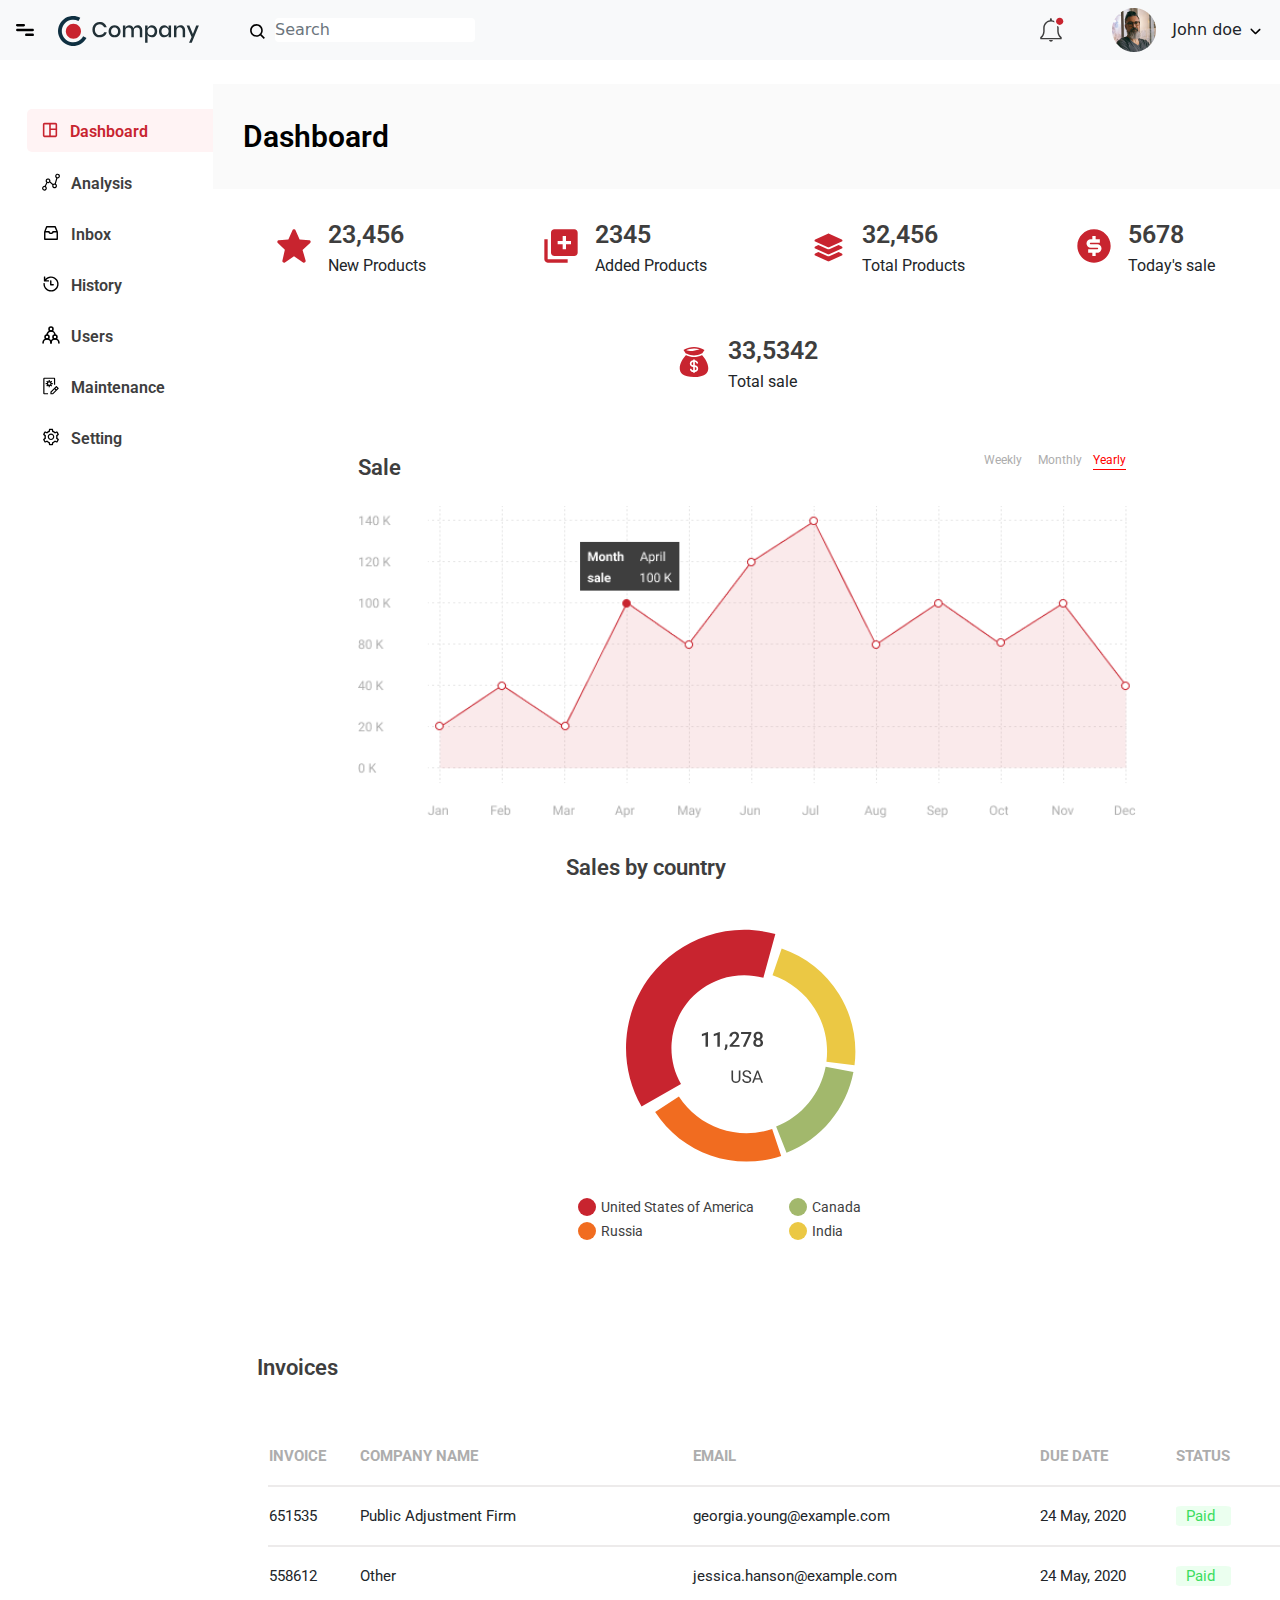
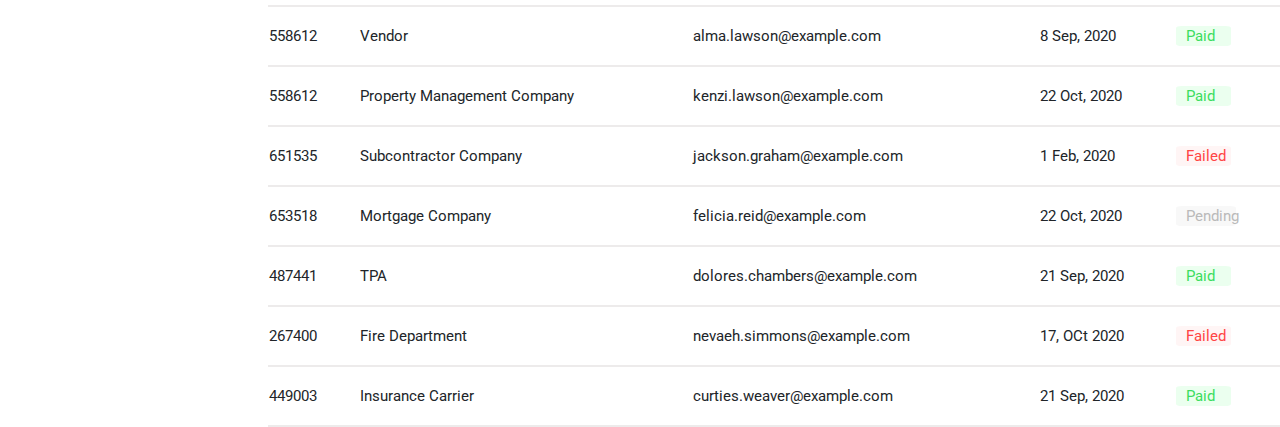
<file: HTML Training Assignment/dashboard.html>
<!DOCTYPE html>
<html>
    <head>
        <link rel="preconnect" href="https://fonts.googleapis.com">
        <link rel="preconnect" href="https://fonts.gstatic.com" crossorigin>
        <link
            href="https://fonts.googleapis.com/css2?family=Roboto"
            rel="stylesheet">
        <link rel="stylesheet" href="css/bootstrap.min.css">
        <link rel="stylesheet" href="css/dashboard.css">
        <script src="js/bootstrap.bundle.min.js"></script>
    </head>
    <body>
        <header>
            <nav class="navbar navbar-expand-lg mb-4 navbar-light
                bg-light">
                <div class="container-fluid navcontainer p-0
                    justify-content-start">
                    <button class="btn me-2" data-bs-toggle="offcanvas"
                        data-bs-target="#offcanvasRight"
                        aria-controls="offcanvasRight" href="#"><img
                            src="images/menu-bar.svg"></button>
                    <a href="#" class="navbar-brand me-5"><img
                            src="images/header-logo.svg">
                    </a>
                    <div class="d-flex justify-content-around">
                        <img class="mt-1 me-2" src="images/search-icon.svg"
                            style="height: 19px;" alt="search">
                        <input class="form-control me-2 p-0 border-0"
                            type="search"
                            placeholder="Search" aria-label="Search">
                    </div>
                </div>
                <div class="container-fluid gayab p-0 justify-content-end">
                    <img class="me-5" src="images/notification-icon.svg"
                        alt="notification">
                    <img class="me-3" src="images/profile.png" alt="dp">
                    <div class="me-3">
                        John doe
                        <img src="images/downward-arrow.svg" alt="dropdown">
                    </div>
                </div>
            </nav>
        </header>

        <main>
            <div class="container-fluid">
                <div class="row">
                    <div class="col-2" id="dashboard">
                        <div class="container1">
                            <div style="float: left; margin-left: 5px;">
                                <img id="dashpic"
                                    src="images/dashboard-active.svg" alt="">
                            </div>
                            <div style="font: normal normal 600 16px/21px
                                Roboto;
                                letter-spacing: 0px;
                                color: #C8242F; text-align: left; margin-top:
                                4px; margin-left:
                                35px ;">
                                Dashboard
                            </div>
                        </div>
                        <div class="container2">
                            <div style="float: left; margin-left: 5px;">
                                <img id="dashpic" src="images/graph-default.svg"
                                    alt="">
                            </div>
                            <div style="font: normal normal 600 16px/21px
                                Roboto;
                                letter-spacing: 0px;
                                text-align: left; margin-top: 4px; margin-left:
                                35px ;">
                                Analysis
                            </div>
                        </div>
                        <div class="container2">
                            <div style="float: left; margin-left: 5px;">
                                <img id="dashpic" src="images/inbox-default.svg"
                                    alt="">
                            </div>
                            <div style="font: normal normal 600 16px/21px
                                Roboto;
                                letter-spacing: 0px;
                                text-align: left; margin-top: 4px; margin-left:
                                35px ;">
                                Inbox
                            </div>
                        </div>
                        <div class="container2">
                            <div style="float: left; margin-left: 5px;">
                                <img id="dashpic" src="images/clock-default.svg"
                                    alt="">
                            </div>
                            <div style="font: normal normal 600 16px/21px
                                Roboto;
                                letter-spacing: 0px;
                                text-align: left; margin-top: 4px; margin-left:
                                35px ;">
                                History
                            </div>
                        </div>
                        <div class="container2">
                            <div style="float: left; margin-left: 5px;">
                                <img id="dashpic" src="images/user-default.svg"
                                    alt="">
                            </div>
                            <div style="font: normal normal 600 16px/21px
                                Roboto;
                                letter-spacing: 0px;
                                text-align: left; margin-top: 4px; margin-left:
                                35px ;">
                                Users
                            </div>
                        </div>
                        <div class="container2">
                            <div style="float: left; margin-left: 5px;">
                                <img id="dashpic"
                                    src="images/maintenance-default.svg" alt="">
                            </div>
                            <div style="font: normal normal 600 16px/21px
                                Roboto;
                                letter-spacing: 0px;
                                text-align: left; margin-top: 4px; margin-left:
                                35px ;">
                                Maintenance
                            </div>
                        </div>
                        <div class="container2">
                            <div style="float: left; margin-left: 5px;">
                                <img id="dashpic"
                                    src="images/setting-default.svg" alt="">
                            </div>
                            <div style="font: normal normal 600 16px/21px
                                Roboto;
                                letter-spacing: 0px;
                                text-align: left; margin-top: 4px; margin-left:
                                35px ;">
                                Setting
                            </div>
                        </div>
                    </div>
                    <div class="container-fluid col-10" id="content">
                        <div class="row" id="innerrow1">
                            Dashboard
                        </div>
                        <div class="row" id="innerrow2">
                            <div class="d-flex flex-column" id="column1">
                                <div class="row">
                                    <div class="col-5">
                                        <img src="images/star.svg" alt="star"
                                            style="margin-left:
                                            25px; margin-top: 10px;">
                                    </div>
                                    <div class="col-7" style="text-align:
                                        left;">
                                        <div class="row"
                                            style="justify-content:initial;">
                                            <strong id="dashtext">23,456</strong>
                                        </div>
                                        <div class="row">
                                            New Products
                                        </div>
                                    </div>
                                </div>
                            </div>
                            <div class="d-flex flex-column" id="column1">
                                <div class="row">
                                    <div class="col-5">
                                        <img src="images/new-product.svg"
                                            alt="star"
                                            style="margin-left:
                                            25px; margin-top: 10px;">
                                    </div>
                                    <div class="col-7" style="text-align:
                                        left;">
                                        <div class="row"
                                            style="justify-content:initial;">
                                            <strong id="dashtext">2345</strong>
                                        </div>
                                        <div class="row">
                                            Added Products
                                        </div>
                                    </div>
                                </div>
                            </div>
                            <div class="d-flex flex-column" id="column1">
                                <div class="row">
                                    <div class="col-5">
                                        <img src="images/total-product.svg"
                                            alt="star"
                                            style="margin-left:
                                            25px; margin-top: 10px;">
                                    </div>
                                    <div class="col-7" style="text-align:
                                        left;">
                                        <div class="row"
                                            style="justify-content:initial;">
                                            <strong id="dashtext">32,456</strong>
                                        </div>
                                        <div class="row">
                                            Total Products
                                        </div>
                                    </div>
                                </div>
                            </div>
                            <div class="d-flex flex-column" id="column1">
                                <div class="row">
                                    <div class="col-5">
                                        <img src="images/dollar-filled.svg"
                                            alt="star"
                                            style="margin-left:
                                            25px; margin-top: 10px;">
                                    </div>
                                    <div class="col-7" style="text-align:
                                        left;">
                                        <div class="row"
                                            style="justify-content:initial;">
                                            <strong id="dashtext">5678</strong>
                                        </div>
                                        <div class="row">
                                            Today's sale
                                        </div>
                                    </div>
                                </div>
                            </div>
                            <div class="d-flex flex-column" id="column1">
                                <div class="row">
                                    <div class="col-5">
                                        <img src="images/money-bag.svg"
                                            alt="star" style="margin-left:
                                            25px; margin-top: 10px;">
                                    </div>
                                    <div class="col-7" style="text-align:
                                        left;">
                                        <div class="row"
                                            style="justify-content:initial;">
                                            <strong id="dashtext">33,5342</strong>
                                        </div>
                                        <div class="row">
                                            Total sale
                                        </div>
                                    </div>
                                </div>
                            </div>
                        </div>
                        <div class="row" id="innerrow3">
                            <div class="d-flex flex-column" id="graphcolumn1">
                                <div class="row" style="height: 30px;">
                                    <div class="col-2" style="justify-content:
                                        center;">
                                        <bold style=" font-size: 22px;
                                            font-weight: 600;
                                            color: #3E3E3E;">
                                            Sale
                                        </bold>
                                    </div>
                                    <div class="col-10">
                                        <div class="row" style="color:#ADADAD;
                                            margin-right:0px;font-size: 12px;">
                                            <div class="col-9"></div>
                                            <div class="d-flex col-1">
                                                Weekly
                                            </div>
                                            <div class="d-flex col-1">
                                                Monthly
                                            </div>
                                            <div class="d-flex col-1">
                                                <p style="border-bottom: 1px
                                                    solid
                                                    red; color: red">Yearly</p>
                                            </div>
                                        </div>
                                    </div>
                                </div>
                                <div class="row" style="margin-top: 25px;">
                                    <img src="images/data-graph.png">
                                </div>
                            </div>
                            <div class="d-flex flex-column" id="graphcolumn2">
                                <div class="row" style="height: 30px;">
                                    <bold style=" font-size: 22px;
                                        font-weight: 600;
                                        color: #3E3E3E;">
                                        Sales by country
                                    </bold>

                                </div>
                                <div class="row">
                                    <img class="piechart"
                                        src="images/pie-chart.svg">
                                </div>
                                <div class="row" style="margin: 0;">
                                    <div class="col-7">
                                        <div class="row">
                                            <div class="col-2"
                                                style="justify-content:
                                                center;">
                                                <div id="circle1"></div></div>
                                            <div class="col-10" style="color:
                                                #3E3E3E;font-size: 14px;
                                                font-family:
                                                Roboto;padding: 0;margin-top:
                                                3px;">
                                                United States of America</div>
                                        </div>
                                        <div class="row">
                                            <div class="col-2"
                                                style="justify-content:
                                                center;">
                                                <div id="circle2"></div></div>
                                            <div class="col-10" style="color:
                                                #3E3E3E;font-size: 14px;
                                                font-family:
                                                Roboto;padding: 0;margin-top:
                                                3px;">Russia</div>
                                        </div>
                                    </div>
                                    <div class="col-5">
                                        <div class="row">
                                            <div class="col-2"
                                                style="justify-content:
                                                center;">
                                                <div id="circle3"></div></div>
                                            <div class="col-10" style="color:
                                                #3E3E3E;font-size: 14px;
                                                font-family:
                                                Roboto;padding-left:
                                                10px;margin-top: 3px;">Canada</div>
                                        </div>
                                        <div class="row">
                                            <div class="col-2"
                                                style="justify-content:
                                                center;">
                                                <div id="circle4"></div></div>
                                            <div class="col-10" style="color:
                                                #3E3E3E;font-size: 14px;
                                                font-family:
                                                Roboto;padding-left: 10px
                                                ;margin-top: 3px;">India</div>
                                        </div>
                                    </div>
                                </div>
                            </div>
                        </div>
                        <div id="innerrow4">
                            <div class="row" id="tablehead">
                                <div class="d-flex col-10" style="text-align:
                                    left;
                                    font-size:22px;
                                    font-weight: 600;
                                    font-family: Roboto;
                                    letter-spacing: 0px;
                                    color: #3E3E3E;
                                    opacity: 1;">
                                    Invoices
                                </div>
                                <div class="d-flex col-2 justify-content-end"
                                    style="
                                    font-size: 70%;
                                    margin-top: 10px;
                                    color: #C8242F;
                                    opacity: 1;">
                                    View All
                                </div>
                            </div>
                            <div class="row">
                                <table id="table">
                                    <tr class="tr">
                                        <th>INVOICE</th>
                                        <th>COMPANY NAME</th>
                                        <th>EMAIL</th>
                                        <th> DUE DATE</th>
                                        <th>STATUS</th>
                                        <th>AMOUNT</th>
                                    </tr>
                                    <tr class="tr">
                                        <td>651535</td>
                                        <td>Public Adjustment Firm</td>
                                        <td>georgia.young@example.com</td>
                                        <td>24 May, 2020</td>
                                        <td><div id="paid">Paid</div></td>
                                        <td>$47,800</td>

                                    </tr>
                                    <tr class="tr">
                                        <td>558612</td>
                                        <td>Other</td>
                                        <td>jessica.hanson@example.com</td>
                                        <td>24 May, 2020</td>
                                        <td><div id="paid">Paid</div></td>
                                        <td>$98,000</td>
                                    </tr>
                                    <tr class="tr">
                                        <td>558612</td>
                                        <td>Vendor</td>
                                        <td>alma.lawson@example.com</td>
                                        <td>8 Sep, 2020</td>
                                        <td><div id="paid">Paid</div></td>
                                        <td>$20,900</td>

                                    </tr>
                                    <tr class="tr">
                                        <td>558612</td>
                                        <td>Property Management Company</td>
                                        <td>kenzi.lawson@example.com</td>
                                        <td>22 Oct, 2020</td>
                                        <td><div id="paid">Paid</div></td>
                                        <td>$10,570</td>
                                    </tr>
                                    <tr class="tr">
                                        <td>651535</td>
                                        <td>Subcontractor Company</td>
                                        <td>jackson.graham@example.com</td>
                                        <td>1 Feb, 2020</td>
                                        <td><div id="failed">Failed</div></td>
                                        <td>$10,200</td>
                                    </tr>
                                    <tr class="tr">
                                        <td>653518</td>
                                        <td>Mortgage Company</td>
                                        <td>felicia.reid@example.com</td>
                                        <td>22 Oct, 2020</td>
                                        <td><div id="pending">Pending</div></td>
                                        <td>$12,600</td>
                                    </tr>
                                    <tr class="tr">
                                        <td>487441</td>
                                        <td>TPA</td>
                                        <td>dolores.chambers@example.com</td>
                                        <td>21 Sep, 2020</td>
                                        <td><div id="paid">Paid</div></td>
                                        <td>$11,170</td>
                                    </tr>
                                    <tr class="tr">
                                        <td>267400</td>
                                        <td>Fire Department</td>
                                        <td>nevaeh.simmons@example.com</td>
                                        <td>17, OCt 2020</td>
                                        <td><div id="failed">Failed</div></td>
                                        <td>$28,000</td>
                                    </tr>
                                    <tr class="tr">
                                        <td>449003</td>
                                        <td>Insurance Carrier</td>
                                        <td>curties.weaver@example.com</td>
                                        <td>21 Sep, 2020</td>
                                        <td><div id="paid">Paid</div></td>
                                        <td>$10,000</td>
                                    </tr>
                                </table>
                            </div>
                        </div>
                    </div>
                </div>
            </div>
        </main>


    </body>
</html>
</file>
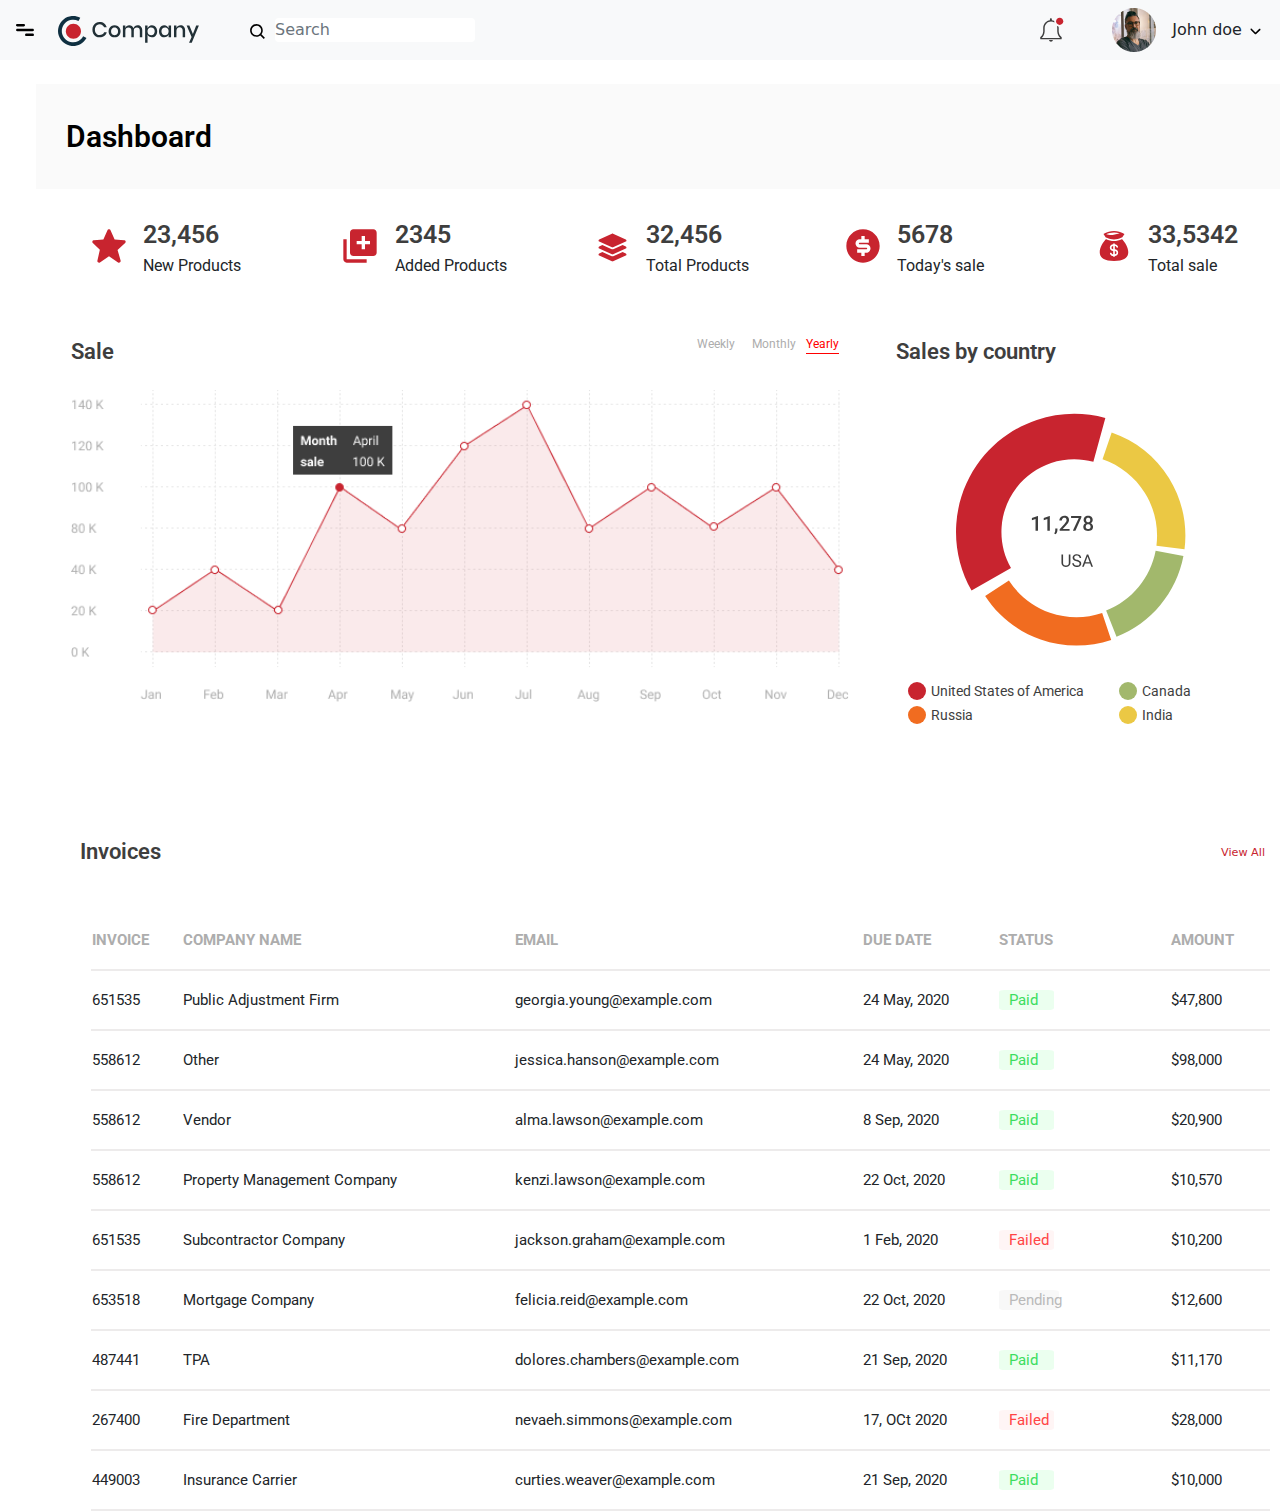
<file: HTML Training Assignment/dashboard2.html>
<!DOCTYPE html>
<html>
  <head>
    <link rel="preconnect" href="https://fonts.googleapis.com">
    <link rel="preconnect" href="https://fonts.gstatic.com" crossorigin>
    <link
      href="https://fonts.googleapis.com/css2?family=Roboto"
      rel="stylesheet">
    <link rel="stylesheet" href="css/bootstrap.min.css">
    <link rel="stylesheet" href="css/dashboard.css">
    <link rel="stylesheet" href="css/navbar.css">
    <script src="js/bootstrap.bundle.min.js"></script>
  </head>
  <body>
    <header>
      <nav class="navbar navbar-expand-lg mb-4 navbar-light
        bg-light">
        <div class="container-fluid navcontainer p-0
          justify-content-start">
          <button class="btn me-2" onclick="widthChange()"
            data-bs-toggle="collapse"
            data-bs-target="#dashboard"><img
              src="images/menu-bar.svg"></button>
          <a href="#" class="navbar-brand me-5"><img
              src="images/header-logo.svg">
          </a>
          <div class="d-flex justify-content-around">
            <img class="mt-1 me-2" src="images/search-icon.svg"
              style="height: 19px;" alt="search">
            <input class="form-control me-2 p-0 border-0"
              type="search"
              placeholder="Search" aria-label="Search">
          </div>
        </div>
        <div class="container-fluid gayab p-0 justify-content-end">
          <img class="me-5" src="images/notification-icon.svg"
            alt="notification">
          <img class="me-3" src="images/profile.png" alt="dp">
          <div class="me-3">
            John doe
            <img src="images/downward-arrow.svg" alt="dropdown">
          </div>
        </div>
      </nav>
    </header>

    <main>
      <div class="d-flex">

        <div class="w-15 collapse" id="dashboard">
          <div class="container1">
            <div style="float: left; margin-left: 5px;">
              <img id="dashpic"
                src="images/dashboard-active.svg" alt="">
            </div>
            <div style="font: normal normal 600 16px/21px
              Roboto;
              letter-spacing: 0px;
              color: #C8242F; text-align: left; margin-top:
              4px; margin-left:
              35px ;">
              Dashboard
            </div>
          </div>
          <div class="container2">
            <div style="float: left; margin-left: 5px;">
              <img id="dashpic" src="images/graph-default.svg"
                alt="">
            </div>
            <div style="font: normal normal 600 16px/21px
              Roboto;
              letter-spacing: 0px;
              text-align: left; margin-top: 4px; margin-left:
              35px ;">
              Analysis
            </div>
          </div>
          <div class="container2">
            <div style="float: left; margin-left: 5px;">
              <img id="dashpic" src="images/inbox-default.svg"
                alt="">
            </div>
            <div style="font: normal normal 600 16px/21px
              Roboto;
              letter-spacing: 0px;
              text-align: left; margin-top: 4px; margin-left:
              35px ;">
              Inbox
            </div>
          </div>
          <div class="container2">
            <div style="float: left; margin-left: 5px;">
              <img id="dashpic" src="images/clock-default.svg"
                alt="">
            </div>
            <div style="font: normal normal 600 16px/21px
              Roboto;
              letter-spacing: 0px;
              text-align: left; margin-top: 4px; margin-left:
              35px ;">
              History
            </div>
          </div>
          <div class="container2">
            <div style="float: left; margin-left: 5px;">
              <img id="dashpic" src="images/user-default.svg"
                alt="">
            </div>
            <div style="font: normal normal 600 16px/21px
              Roboto;
              letter-spacing: 0px;
              text-align: left; margin-top: 4px; margin-left:
              35px ;">
              Users
            </div>
          </div>
          <div class="container2">
            <div style="float: left; margin-left: 5px;">
              <img id="dashpic"
                src="images/maintenance-default.svg" alt="">
            </div>
            <div style="font: normal normal 600 16px/21px
              Roboto;
              letter-spacing: 0px;
              text-align: left; margin-top: 4px; margin-left:
              35px ;">
              Maintenance
            </div>
          </div>
          <div class="container2">
            <div style="float: left; margin-left: 5px;">
              <img id="dashpic"
                src="images/setting-default.svg" alt="">
            </div>
            <div style="font: normal normal 600 16px/21px
              Roboto;
              letter-spacing: 0px;
              text-align: left; margin-top: 4px; margin-left:
              35px ;">
              Setting
            </div>
          </div>
        </div>
        <div class="w-85 container-fluid ms-5 p-0" id="content">
          <div class="row" id="innerrow1">
            Dashboard
          </div>
          <div class="row" id="innerrow2">
            <div class="d-flex flex-column" id="column1">
              <div class="row">
                <div class="col-5">
                  <img src="images/star.svg" alt="star"
                    style="margin-left:
                    25px; margin-top: 10px;">
                </div>
                <div class="col-7" style="text-align:
                  left;">
                  <div class="row"
                    style="justify-content:initial;">
                    <strong id="dashtext">23,456</strong>
                  </div>
                  <div class="row">
                    New Products
                  </div>
                </div>
              </div>
            </div>
            <div class="d-flex flex-column" id="column1">
              <div class="row">
                <div class="col-5">
                  <img src="images/new-product.svg"
                    alt="star"
                    style="margin-left:
                    25px; margin-top: 10px;">
                </div>
                <div class="col-7" style="text-align:
                  left;">
                  <div class="row"
                    style="justify-content:initial;">
                    <strong id="dashtext">2345</strong>
                  </div>
                  <div class="row">
                    Added Products
                  </div>
                </div>
              </div>
            </div>
            <div class="d-flex flex-column" id="column1">
              <div class="row">
                <div class="col-5">
                  <img src="images/total-product.svg"
                    alt="star"
                    style="margin-left:
                    25px; margin-top: 10px;">
                </div>
                <div class="col-7" style="text-align:
                  left;">
                  <div class="row"
                    style="justify-content:initial;">
                    <strong id="dashtext">32,456</strong>
                  </div>
                  <div class="row">
                    Total Products
                  </div>
                </div>
              </div>
            </div>
            <div class="d-flex flex-column" id="column1">
              <div class="row">
                <div class="col-5">
                  <img src="images/dollar-filled.svg"
                    alt="star"
                    style="margin-left:
                    25px; margin-top: 10px;">
                </div>
                <div class="col-7" style="text-align:
                  left;">
                  <div class="row"
                    style="justify-content:initial;">
                    <strong id="dashtext">5678</strong>
                  </div>
                  <div class="row">
                    Today's sale
                  </div>
                </div>
              </div>
            </div>
            <div class="d-flex flex-column" id="column1">
              <div class="row">
                <div class="col-5">
                  <img src="images/money-bag.svg"
                    alt="star" style="margin-left:
                    25px; margin-top: 10px;">
                </div>
                <div class="col-7" style="text-align:
                  left;">
                  <div class="row"
                    style="justify-content:initial;">
                    <strong id="dashtext">33,5342</strong>
                  </div>
                  <div class="row">
                    Total sale
                  </div>
                </div>
              </div>
            </div>
          </div>
          <div class="row" id="innerrow3">
            <div class="d-flex flex-column" id="graphcolumn1">
              <div class="row" style="height: 30px;">
                <div class="col-2" style="justify-content:
                  center;">
                  <bold style=" font-size: 22px;
                    font-weight: 600;
                    color: #3E3E3E;">
                    Sale
                  </bold>
                </div>
                <div class="col-10">
                  <div class="row" style="color:#ADADAD;
                    margin-right:0px;font-size: 12px;">
                    <div class="col-9"></div>
                    <div class="d-flex col-1">
                      Weekly
                    </div>
                    <div class="d-flex col-1">
                      Monthly
                    </div>
                    <div class="d-flex col-1">
                      <p style="border-bottom: 1px
                        solid
                        red; color: red">Yearly</p>
                    </div>
                  </div>
                </div>
              </div>
              <div class="row" style="margin-top: 25px;">
                <img src="images/data-graph.png">
              </div>
            </div>
            <div class="d-flex flex-column" id="graphcolumn2">
              <div class="row" style="height: 30px;">
                <bold style=" font-size: 22px;
                  font-weight: 600;
                  color: #3E3E3E;">
                  Sales by country
                </bold>

              </div>
              <div class="row">
                <img class="piechart"
                  src="images/pie-chart.svg">
              </div>
              <div class="row" style="margin: 0;">
                <div class="col-7">
                  <div class="row">
                    <div class="col-2"
                      style="justify-content:
                      center;">
                      <div id="circle1"></div></div>
                    <div class="col-10" style="color:
                      #3E3E3E;font-size: 14px;
                      font-family:
                      Roboto;padding: 0;margin-top:
                      3px;">
                      United States of America</div>
                  </div>
                  <div class="row">
                    <div class="col-2"
                      style="justify-content:
                      center;">
                      <div id="circle2"></div></div>
                    <div class="col-10" style="color:
                      #3E3E3E;font-size: 14px;
                      font-family:
                      Roboto;padding: 0;margin-top:
                      3px;">Russia</div>
                  </div>
                </div>
                <div class="col-5">
                  <div class="row">
                    <div class="col-2"
                      style="justify-content:
                      center;">
                      <div id="circle3"></div></div>
                    <div class="col-10" style="color:
                      #3E3E3E;font-size: 14px;
                      font-family:
                      Roboto;padding-left:
                      10px;margin-top: 3px;">Canada</div>
                  </div>
                  <div class="row">
                    <div class="col-2"
                      style="justify-content:
                      center;">
                      <div id="circle4"></div></div>
                    <div class="col-10" style="color:
                      #3E3E3E;font-size: 14px;
                      font-family:
                      Roboto;padding-left: 10px
                      ;margin-top: 3px;">India</div>
                  </div>
                </div>
              </div>
            </div>
          </div>
          <div id="innerrow4">
            <div class="row" id="tablehead">
              <div class="d-flex col-10" style="text-align:
                left;
                font-size:22px;
                font-weight: 600;
                font-family: Roboto;
                letter-spacing: 0px;
                color: #3E3E3E;
                opacity: 1;">
                Invoices
              </div>
              <div class="d-flex col-2 justify-content-end"
                style="
                font-size: 70%;
                margin-top: 10px;
                color: #C8242F;
                opacity: 1;">
                View All
              </div>
            </div>
            <div class="row">
              <table id="table">
                <tr class="tr">
                  <th>INVOICE</th>
                  <th>COMPANY NAME</th>
                  <th>EMAIL</th>
                  <th> DUE DATE</th>
                  <th>STATUS</th>
                  <th>AMOUNT</th>
                </tr>
                <tr class="tr">
                  <td>651535</td>
                  <td>Public Adjustment Firm</td>
                  <td>georgia.young@example.com</td>
                  <td>24 May, 2020</td>
                  <td><div id="paid">Paid</div></td>
                  <td>$47,800</td>

                </tr>
                <tr class="tr">
                  <td>558612</td>
                  <td>Other</td>
                  <td>jessica.hanson@example.com</td>
                  <td>24 May, 2020</td>
                  <td><div id="paid">Paid</div></td>
                  <td>$98,000</td>
                </tr>
                <tr class="tr">
                  <td>558612</td>
                  <td>Vendor</td>
                  <td>alma.lawson@example.com</td>
                  <td>8 Sep, 2020</td>
                  <td><div id="paid">Paid</div></td>
                  <td>$20,900</td>

                </tr>
                <tr class="tr">
                  <td>558612</td>
                  <td>Property Management Company</td>
                  <td>kenzi.lawson@example.com</td>
                  <td>22 Oct, 2020</td>
                  <td><div id="paid">Paid</div></td>
                  <td>$10,570</td>
                </tr>
                <tr class="tr">
                  <td>651535</td>
                  <td>Subcontractor Company</td>
                  <td>jackson.graham@example.com</td>
                  <td>1 Feb, 2020</td>
                  <td><div id="failed">Failed</div></td>
                  <td>$10,200</td>
                </tr>
                <tr class="tr">
                  <td>653518</td>
                  <td>Mortgage Company</td>
                  <td>felicia.reid@example.com</td>
                  <td>22 Oct, 2020</td>
                  <td><div id="pending">Pending</div></td>
                  <td>$12,600</td>
                </tr>
                <tr class="tr">
                  <td>487441</td>
                  <td>TPA</td>
                  <td>dolores.chambers@example.com</td>
                  <td>21 Sep, 2020</td>
                  <td><div id="paid">Paid</div></td>
                  <td>$11,170</td>
                </tr>
                <tr class="tr">
                  <td>267400</td>
                  <td>Fire Department</td>
                  <td>nevaeh.simmons@example.com</td>
                  <td>17, OCt 2020</td>
                  <td><div id="failed">Failed</div></td>
                  <td>$28,000</td>
                </tr>
                <tr class="tr">
                  <td>449003</td>
                  <td>Insurance Carrier</td>
                  <td>curties.weaver@example.com</td>
                  <td>21 Sep, 2020</td>
                  <td><div id="paid">Paid</div></td>
                  <td>$10,000</td>
                </tr>
              </table>
            </div>
          </div>
        </div>

      </div>
    </main>


  </body>
</html>

<script>
  function widthChange() {
    var w = document.getElementById("content");
    var d = document.getElementById("dashboard");
    if(w.style.width=="85%")
    {
      w.style.width = '100%';
    }
    if(w.style.width = "100%")
    {
      w.style.width = '85%';
    }
    
  }

</script>
</file>
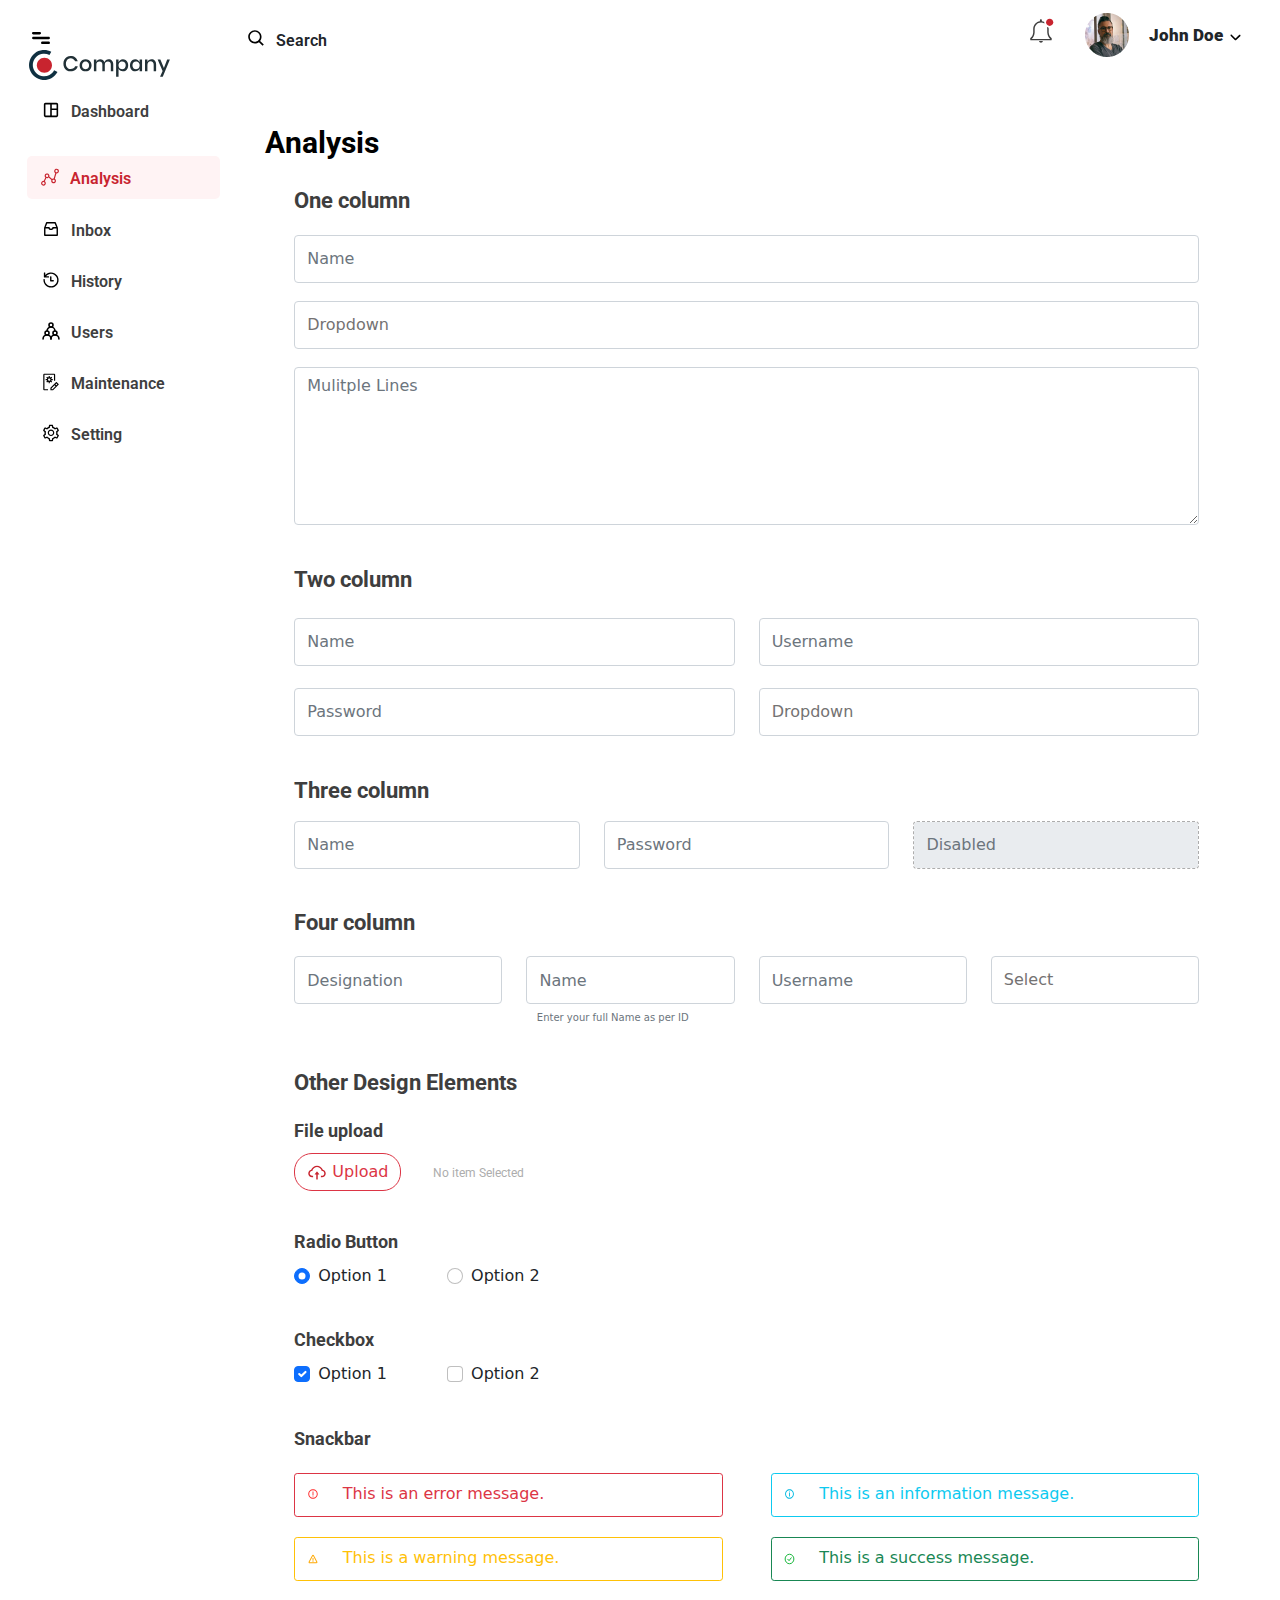
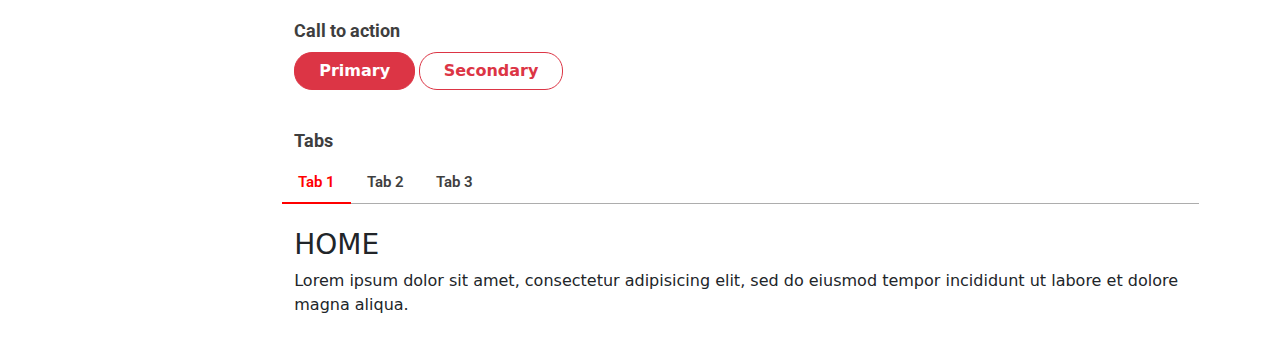
<file: HTML Training Assignment/innerpage.html>
<!DOCTYPE html>
<html lang="en">
  <head>
    <meta type="text/html;" charset="utf-8" content="width=device-width
      shrink-to-fit=no">
    <link rel="preconnect" href="https://fonts.googleapis.com">
    <link rel="preconnect" href="https://fonts.gstatic.com" crossorigin>
    <link
      href="https://fonts.googleapis.com/css2?family=Roboto"
      rel="stylesheet">
    <link href="css/dashboard.css" rel="stylesheet">
    <link href="css/bootstrap.min.css"
      rel="stylesheet">
  </head>
  <body>
    <div class="container-fluid">
      <div class="row" id="row1">
        <div class="col-2" id="menu">
          <img src="images/menu-bar.svg" alt="menu icon"> &nbsp &nbsp
          <img src="images/header-logo.svg" alt=" logo">
        </div>
        <div class="col-7">
          <div id="search"><img id="abcd" src="images/search-icon.svg"
              alt="
              search-icon">
          </div>
          <div class="searchtxt">Search</div>

        </div>
        <div class="col-3">
          <div class="d-flex flex-row justify-content-end">
            <div id="notification">
              <img src="images/notification-icon.svg"
                alt="notification-icon">
            </div> &nbsp; &nbsp; &nbsp;&nbsp;
            <div id="profile">
              <img src="images/profile.png">
            </div>
            <div id="uname"> <strong>John Doe</strong>
              <img src="images/downward-arrow.svg"
                alt="downward-arrow">
            </div>
          </div>
        </div>
      </div>
    </div>
    <div class="container-fluid">
      <div class="row">
        <div class="col-2" id="dashboard">
          <div class="container2">
            <div style="float: left; margin-left: 5px;">
              <img id="dashpic" src="images/dashboard-default.svg" alt="">
            </div>
            <div style="font: normal normal 600 16px/21px Roboto;
              letter-spacing: 0px;
              text-align: left; margin-top: 4px; margin-left:
              35px ;">
              Dashboard
            </div>
          </div>
          <div class="container1">
            <div style="float: left; margin-left: 5px;">
              <img id="dashpic" src="images/graph-active.svg" alt="">
            </div>
            <div style="font: normal normal 600 16px/21px Roboto;
              letter-spacing: 0px;color: #C8242F;
              text-align: left; margin-top: 4px; margin-left:
              35px ;">
              Analysis
            </div>
          </div>
          <div class="container2">
            <div style="float: left; margin-left: 5px;">
              <img id="dashpic" src="images/inbox-default.svg" alt="">
            </div>
            <div style="font: normal normal 600 16px/21px Roboto;
              letter-spacing: 0px;
              text-align: left; margin-top: 4px; margin-left:
              35px ;">
              Inbox
            </div>
          </div>
          <div class="container2">
            <div style="float: left; margin-left: 5px;">
              <img id="dashpic" src="images/clock-default.svg" alt="">
            </div>
            <div style="font: normal normal 600 16px/21px Roboto;
              letter-spacing: 0px;
              text-align: left; margin-top: 4px; margin-left:
              35px ;">
              History
            </div>
          </div>
          <div class="container2">
            <div style="float: left; margin-left: 5px;">
              <img id="dashpic" src="images/user-default.svg" alt="">
            </div>
            <div style="font: normal normal 600 16px/21px Roboto;
              letter-spacing: 0px;
              text-align: left; margin-top: 4px; margin-left:
              35px ;">
              Users
            </div>
          </div>
          <div class="container2">
            <div style="float: left; margin-left: 5px;">
              <img id="dashpic" src="images/maintenance-default.svg" alt="">
            </div>
            <div style="font: normal normal 600 16px/21px Roboto;
              letter-spacing: 0px;
              text-align: left; margin-top: 4px; margin-left:
              35px ;">
              Maintenance
            </div>
          </div>
          <div class="container2">
            <div style="float: left; margin-left: 5px;">
              <img id="dashpic" src="images/setting-default.svg" alt="">
            </div>
            <div style="font: normal normal 600 16px/21px Roboto;
              letter-spacing: 0px;
              text-align: left; margin-top: 4px; margin-left:
              35px ;">
              Setting
            </div>
          </div>
        </div>
        <div class="col-10" id="content">
          <div class="row" style="width: 100%;">
            <strong id="analysis"> Analysis</strong>
          </div>
          <div class="container" style="width: 95%; height: fit-content;
            margin-bottom: auto;
            background-color: white;">
            <div class="row" id="inputform">
              <b style="font-family: Roboto; font-size: 22px; color: #3e3e3e;">One
                column</b>
              <form>
                <div class="form-group">
                  <input type="text" class="form-control"
                    id="exampleInputEmail1"
                    placeholder="Name" style="height: 3em;">
                </div>
                <div class="form-group">
                  <div class="dropdown">
                    <select class="form-control dropdown-toggle"
                      style="height: 3em; color:
                      #747272; "
                      id="exampleFormControlSelect1">
                      <option>Dropdown</option>
                      <option>1</option>
                      <option>2</option>
                      <option>3</option>
                      <option>4</option>
                      <option>5</option>
                    </select>
                  </div>
                </div>
                <div class="form-group">
                  <textarea class="form-control"
                    id="exampleFormControlTextarea1" rows="6"
                    placeholder="Mulitple Lines"></textarea>
                </div>
              </form>
            </div>
            <div class="row" id="inputform">
              <b style="font-family: Roboto; font-size: 22px; color: #3e3e3e;">Two
                column</b>
              <div class="row" style="padding-right: 0;">
                <div class="col">
                  <form>
                    <div class="form-group" id="inputform2">
                      <input type="text" class="form-control"
                        id="exampleInputEmail1"
                        placeholder="Name" style="height: 3em;">
                    </div>
                    <div class="form-group" id="inputform2">
                      <input type="password" class="form-control"
                        id="exampleInputPassword"
                        placeholder="Password" style="height: 3em;">
                    </div>
                  </form>
                </div>
                <div class="col" style="padding-right: 0;">
                  <form>
                    <div class="form-group" id="inputform2">
                      <input type="text" class="form-control"
                        id="exampleInputEmail1"
                        placeholder="Username" style="height: 3em;">
                    </div>
                    <div class="form-group" id="inputform2">
                      <div class="dropdown">
                        <select class="form-control dropdown-toggle"
                          style="height: 3em; color:
                          #747272; "
                          id="exampleFormControlSelect1">
                          <option>Dropdown</option>
                          <option>1</option>
                          <option>2</option>
                          <option>3</option>
                          <option>4</option>
                          <option>5</option>
                        </select>
                      </div>
                    </div>
                  </form>
                </div>
              </div>
            </div>
            <div class="row" id="inputform">
              <b style="font-family: Roboto; font-size: 22px; color: #3e3e3e;">Three
                column</b>
              <div class="row" style="padding-right: 0;">
                <div class="col">
                  <form>
                    <div class="form-group" id="inputform2">
                      <input type="text" class="form-control"
                        id="exampleInputEmail1"
                        placeholder="Name" style="height: 3em;">
                    </div>
                  </form>
                </div>
                <div class="col">
                  <form>
                    <div class="form-group" id="inputform2">
                      <input type="password" class="form-control"
                        id="exampleInputEmail1"
                        placeholder="Password" style="height: 3em;">
                    </div>
                  </form>
                </div>
                <div class="col" style="padding-right: 0;">
                  <form>
                    <div class="form-group" id="inputform2">
                      <input type="text" class="form-control"
                        id="exampleInputEmail1"
                        placeholder="Disabled" style="height: 3em; border: 1px
                        dashed #ADADAD" disabled>
                    </div>
                  </form>
                </div>
              </div>
            </div>
            <div class="row" id="inputform">
              <b style="font-family: Roboto; font-size: 22px; color: #3e3e3e;">Four
                column</b>
              <div class="row" style="padding-right: 0;">
                <div class="col">
                  <form>
                    <div class="form-group" id="inputform3">
                      <input type="text" class="form-control"
                        id="exampleInputEmail1"
                        placeholder="Designation" style="height: 3em;">
                    </div>
                  </form>
                </div>
                <div class="col">
                  <form>
                    <div class="form-group" id="inputform3">
                      <input type="text" class="form-control"
                        id="exampleInputEmail1"
                        placeholder="Name" style="height: 3em;">
                      <small style="padding-left: 5%; font-size: 10px;"
                        class="form-text
                        text-muted">Enter
                        your full Name as per ID</small>
                    </div>
                  </form>
                </div>
                <div class="col">
                  <form>
                    <div class="form-group" id="inputform3">
                      <input type="text" class="form-control"
                        id="exampleInputEmail1"
                        placeholder="Username" style="height: 3em;">
                    </div>
                  </form>
                </div>
                <div class="col" style="padding-right: 0;">
                  <form>
                    <div class="form-group" id="inputform3">
                      <div class="dropdown">
                        <select class="form-control dropdown-toggle"
                          style="height: 3em; color:
                          #747272; "
                          id="exampleFormControlSelect1">
                          <option>Select</option>
                          <option>1</option>
                          <option>2</option>
                          <option>3</option>
                          <option>4</option>
                          <option>5</option>
                        </select>
                      </div>
                    </div>
                  </form>
                </div>
              </div>
            </div>
            <div class="row" id="inputform">
              <b style="font-family: Roboto; font-size: 22px; color: #3e3e3e;">Other
                Design Elements </b>
              <div class="row" style="padding-right: 0;">
                <div class="col" style="margin-top: 2%; ">
                  <div class="row" style="color:
                    #3e3e3e; font-size: 18px; font-family: Roboto; ">
                    <b>File upload</b>
                  </div>
                  <div class="row" style="margin-top:1%;">
                    <div class="col">
                      <button class="btn border border-danger text-danger "
                        id="uploadbutton"
                        type="button"
                        onclick="document.getElementById('upload').click()">
                        <span class="glyphicon glyphicon-upload"
                          aria-hidden="true"></span> <img
                          src="images/cloud-upload-icon.svg"> Upload
                      </button>
                      <input type="file" id="upload" style="display:none" />
                      <span id="filename" style=" color: #ADADAD; font-size:
                        12px; font-family: Roboto; padding-left:
                        3% ;"
                        class="pull-right"> No item Selected</span>
                    </div>
                  </div>
                </div>
              </div>

              <div class="row" style="padding-right: 0;">
                <div class="col" style="margin-top: 4%;">
                  <div class="row" style="color:
                    #3e3e3e; font-size: 18px; font-family: Roboto; ">
                    <b>Radio Button</b>
                  </div>
                  <div class="row" style="
                    margin-top:1%;">
                    <div class="col-2">
                      <div class="form-check">
                        <input class="form-check-input" type="radio"
                          name="flexRadioDefault" id="flexRadioDefault1"
                          checked>
                        <label class="form-check-label" for="flexRadioDefault1">
                          Option 1
                        </label>
                      </div>
                    </div>
                    <div class="col-2">
                      <div class="form-check">
                        <input class="form-check-input" type="radio"
                          name="flexRadioDefault" id="flexRadioDefault1">
                        <label class="form-check-label" for="flexRadioDefault1">
                          Option 2
                        </label>
                      </div>
                    </div>
                    <div class="col-8" style="display: none;">
                    </div>
                  </div>
                </div>
              </div>

              <div class="row" style="padding-right: 0;">
                <div class="col" style="margin-top: 4%;">
                  <div class="row" style="color:
                    #3e3e3e; font-size: 18px; font-family: Roboto; ">
                    <b>Checkbox</b>
                  </div>
                  <div class="row" style="
                    margin-top:1%;">
                    <div class="col-2">
                      <div class="form-check">
                        <input class="form-check-input" type="checkbox" value=""
                          id="flexCheckChecked" style="accent-color: #C8242F;"
                          checked>
                        <label class="form-check-label" for="flexCheckChecked">
                          Option 1
                        </label>
                      </div>
                    </div>
                    <div class="col-2">
                      <div class="form-check">
                        <input class="form-check-input" type="checkbox" value=""
                          id="flexCheckDefault" style="accent-color: #C8242F;">
                        <label class="form-check-label" for="flexCheckDefault">
                          Option 2
                        </label>
                      </div>
                    </div>
                    <div class="col-8" style="display: none;">
                    </div>
                  </div>
                </div>
              </div>

              <div class="row" style="padding-right: 0;">
                <div class="col" style="margin-top: 4%;">
                  <div class="row" style="color:
                    #3e3e3e; font-size: 18px; font-family: Roboto; ">
                    <b>Snackbar</b>
                  </div>
                  <div class="row" style="margin-top:0%;">
                    <div class="col pe-5">
                      <div class="row pt-2 border border-danger rounded-1"
                        id="snackbar" style="height: 40%;">
                        <div class=" col-1"> <img
                            src="images/error-icon.svg" style="height:
                            inherit; ">
                        </div>
                        <div class="col-11 fs-6 text-danger ">
                          This is an error message.
                        </div>
                      </div>
                      <div class="row pt-2 border border-warning rounded-1"
                        id="snackbar" style="height: 40%;">
                        <div class=" col-1 "> <img
                            src="images/warning-icon.svg" style="height:
                            inherit; ">
                        </div>
                        <div class="col-11 fs-6 text-warning">
                          This is a warning message.
                        </div>
                      </div>
                    </div>
                    <div class="col">
                      <div class="row pt-2 border border-info rounded-1"
                        id="snackbar" style="height: 40%;">
                        <div class=" col-1"> <img
                            src="images/info-icon.svg" style="height:
                            inherit; ">
                        </div>
                        <div class="col-11 fs-6 text-info">
                          This is an information message.
                        </div>
                      </div>
                      <div class="row pt-2 border border-success rounded-1"
                        id="snackbar" style="height: 40%;">
                        <div class=" col-1 "> <img
                            src="images/success-icon.svg" style="height:
                            inherit; ">
                        </div>
                        <div class="col-11 fs-6 text-success">
                          This is a success message.
                        </div>
                      </div>
                    </div>
                  </div>
                </div>
              </div>

              <div class="row" style="padding-right: 0;">
                <div class="col" style="margin-top: 6%; ">
                  <div class="row" style="color:
                    #3e3e3e; font-size: 18px; font-family: Roboto; ">
                    <b>Call to action</b>
                  </div>
                  <div class="row" style="margin-top:1%;">
                    <div class="col-1">
                      <button class="btn px-4 text-white bg-danger border
                        border-danger"
                        id="uploadbutton"
                        type="button">
                        <b>Primary</b>
                      </button>
                    </div>
                    <div class="col-1 ms-5">
                      <button class="btn px-4 text-danger border border-danger"
                        id="uploadbutton"
                        type="button">
                        <b>Secondary</b>
                      </button>
                    </div>
                    <div col-10></div>
                  </div>
                </div>
              </div>

              <div class="row" style="padding-right: 0;">
                <div class="col" style="margin-top: 4%; ">
                  <div class="row" style="color:
                    #3e3e3e; font-size: 18px; font-family: Roboto; ">
                    <b>Tabs</b>
                  </div>
                  <div class="row"
                    style="margin-top:1%;">
                    <ul class=" nav nav-tabs">
                      <li class="nav-item">
                        <a class="nav-link active" aria-current="page"
                          data-bs-toggle="tab" href="#dischome">Tab 1</a>
                      </li>
                      <li class="nav-item">
                        <a class="nav-link" data-bs-toggle="tab" href="#disc1">Tab
                          2</a>
                      </li>
                      <li class="nav-item">
                        <a class="nav-link" data-bs-toggle="tab" href="#disc2">Tab
                          3</a>
                      </li>
                    </ul>
                    <div class="tab-content">
                      <div id="dischome" class=" tab-pane active"><br>
                        <h3>HOME</h3>
                        <p>Lorem ipsum dolor sit amet, consectetur adipisicing
                          elit,
                          sed do eiusmod tempor incididunt ut labore et dolore
                          magna aliqua.</p>
                      </div>
                      <div id="disc1" class="tab-pane fade"><br>
                        <h3>Menu 1</h3>
                        <p>Ut enim ad minim veniam, quis nostrud exercitation
                          ullamco laboris nisi ut aliquip ex ea commodo
                          consequat.</p>
                      </div>
                      <div id="disc2" class=" tab-pane
                        fade"><br>
                        <h3>Menu 2</h3>
                        <p>Sed ut perspiciatis unde omnis iste natus error sit
                          voluptatem accusantium doloremque laudantium, totam
                          rem
                          aperiam.</p>

                      </div>
                    </div>
                  </div>
                </div>

              </div>
            </div>
          </div>
        </div>
      </div>


    </body>
  </html>

  <script type="text/javascript" src="/HTML Training Assignment/js/custom.js"></script>
  <script
    src="https://cdn.jsdelivr.net/npm/bootstrap@5.2.3/dist/js/bootstrap.bundle.min.js"></script>
</file>
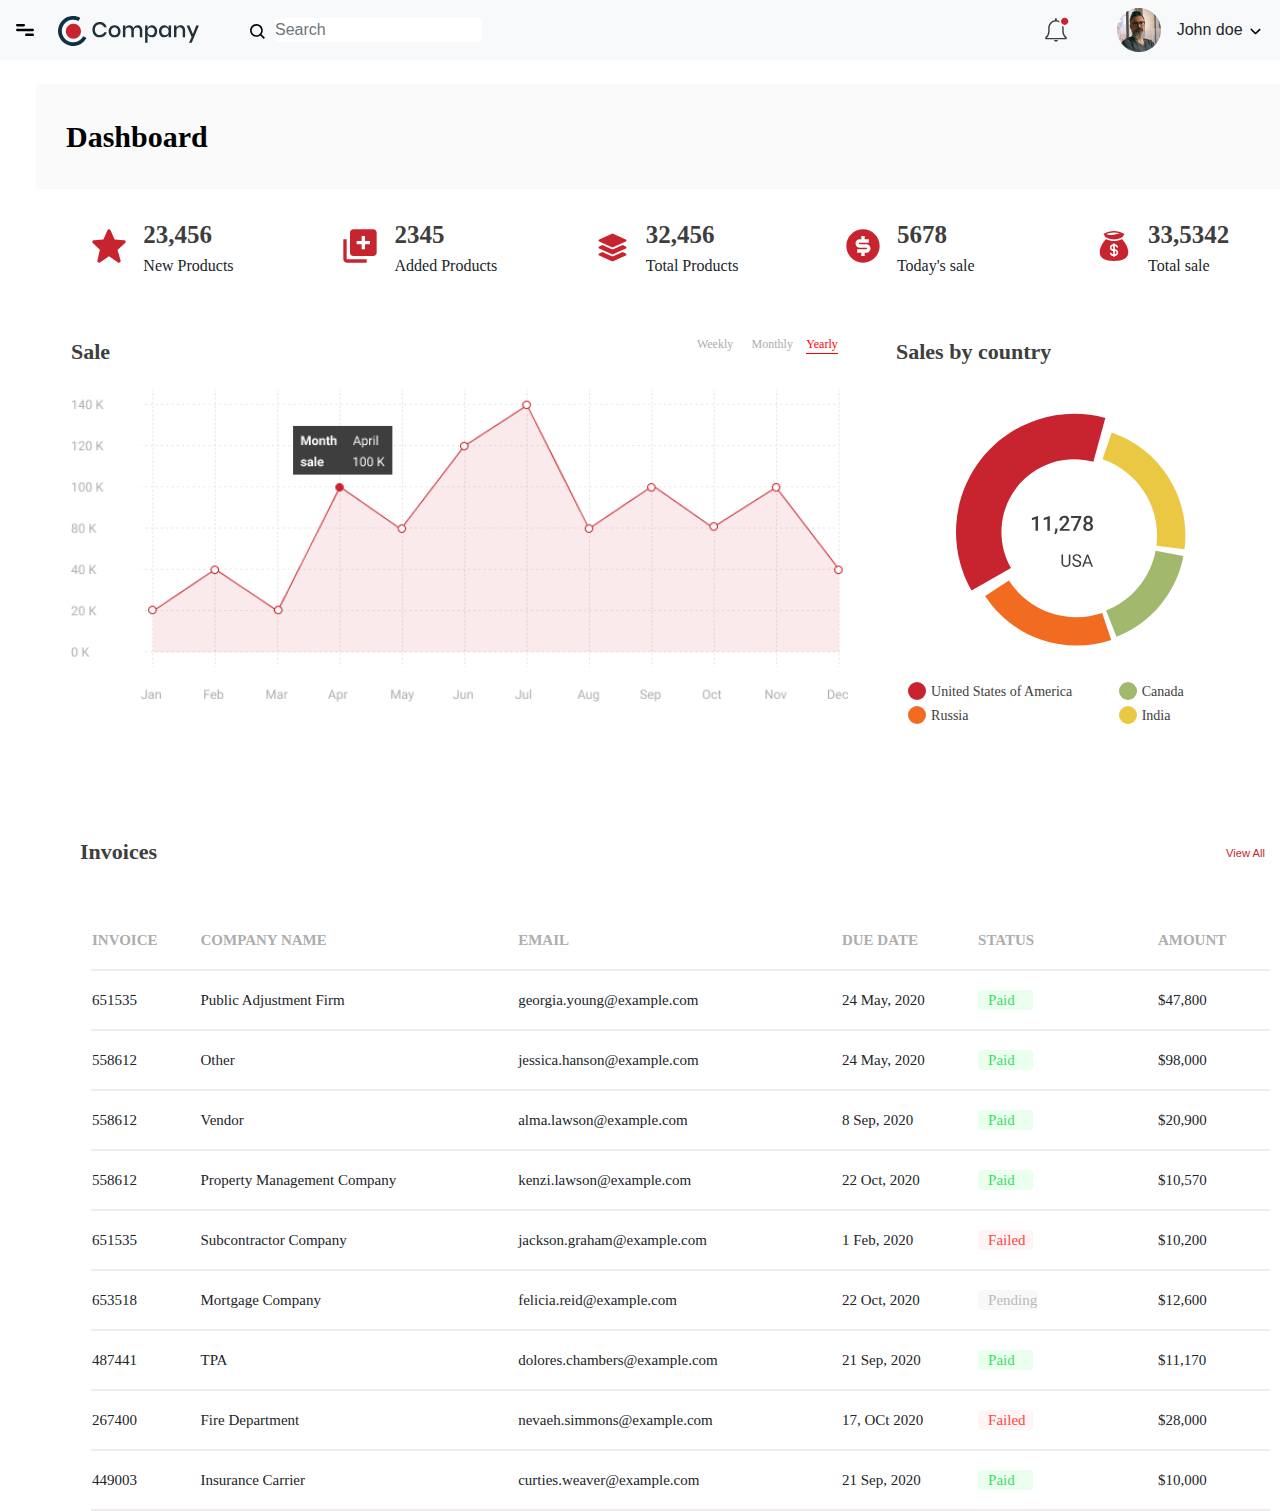
<file: HTML Training Assignment/sidebar.html>
<!DOCTYPE html>
<html>
    <head>
        <link rel="stylesheet" href="css/bootstrap.min.css">
        <script src="js/bootstrap.bundle.min.js"></script>

        <link rel="stylesheet" href="css/sidebar.css">
        <link rel="stylesheet" href="css/dashboard.css">
    </head>
    <body>
        <nav class="navbar navbar-expand-lg mb-4 navbar-light
            bg-light">
            <div class="container-fluid navcontainer p-0
                justify-content-start">
                <button class="btn me-2" onclick="openNav()" href="#"><img
                        src="images/menu-bar.svg"></button>
                <a href="#" class="navbar-brand me-5"><img
                        src="images/header-logo.svg">
                </a>
                <div class="d-flex justify-content-around">
                    <img class="mt-1 me-2" src="images/search-icon.svg"
                        style="height: 19px;" alt="search">
                    <input class="form-control me-2 p-0 border-0"
                        type="search"
                        placeholder="Search" aria-label="Search">
                </div>
            </div>
            <div class="container-fluid gayab p-0 justify-content-end">
                <img class="me-5" src="images/notification-icon.svg"
                    alt="notification">
                <img class="me-3" src="images/profile.png" alt="dp">
                <div class="me-3">
                    John doe
                    <img src="images/downward-arrow.svg" alt="dropdown">
                </div>
            </div>
        </nav>

        <div id="contentBody">
            <div id="mySidenav" class="sidenav">
                <a href="dashboard.html" class="active"><img
                        id="icons" src="images/dashboard-active.svg"> Dashboard</a>
                <a href="innerpage.html"><img
                        id="icons" src="images/graph-default.svg"> Analysis</a>
                <a href="#"><img
                        id="icons" src="images/inbox-default.svg">Inbox</a>
                <a href="#"><img
                        id="icons" src="images/clock-default.svg">History</a>
                <a href="#"><img
                        id="icons" src="images/user-default.svg">Users</a>
                <a href="#"><img
                        id="icons" src="images/maintenance-default.svg">Maintenance</a>
                <a href="#"><img
                        id="icons" src="images/setting-default.svg">Settings</a>
            </div>
            <div class="w-85 ms-5 p-0" id="content">
                <div class="row" id="innerrow1">
                    Dashboard
                </div>
                <div class="row" id="innerrow2">
                    <div class="d-flex flex-column" id="column1">
                        <div class="row">
                            <div class="col-5">
                                <img src="images/star.svg" alt="star"
                                    style="margin-left:
                                    25px; margin-top: 10px;">
                            </div>
                            <div class="col-7" style="text-align:
                                left;">
                                <div class="row"
                                    style="justify-content:initial;">
                                    <strong id="dashtext">23,456</strong>
                                </div>
                                <div class="row">
                                    New Products
                                </div>
                            </div>
                        </div>
                    </div>
                    <div class="d-flex flex-column" id="column1">
                        <div class="row">
                            <div class="col-5">
                                <img src="images/new-product.svg"
                                    alt="star"
                                    style="margin-left:
                                    25px; margin-top: 10px;">
                            </div>
                            <div class="col-7" style="text-align:
                                left;">
                                <div class="row"
                                    style="justify-content:initial;">
                                    <strong id="dashtext">2345</strong>
                                </div>
                                <div class="row">
                                    Added Products
                                </div>
                            </div>
                        </div>
                    </div>
                    <div class="d-flex flex-column" id="column1">
                        <div class="row">
                            <div class="col-5">
                                <img src="images/total-product.svg"
                                    alt="star"
                                    style="margin-left:
                                    25px; margin-top: 10px;">
                            </div>
                            <div class="col-7" style="text-align:
                                left;">
                                <div class="row"
                                    style="justify-content:initial;">
                                    <strong id="dashtext">32,456</strong>
                                </div>
                                <div class="row">
                                    Total Products
                                </div>
                            </div>
                        </div>
                    </div>
                    <div class="d-flex flex-column" id="column1">
                        <div class="row">
                            <div class="col-5">
                                <img src="images/dollar-filled.svg"
                                    alt="star"
                                    style="margin-left:
                                    25px; margin-top: 10px;">
                            </div>
                            <div class="col-7" style="text-align:
                                left;">
                                <div class="row"
                                    style="justify-content:initial;">
                                    <strong id="dashtext">5678</strong>
                                </div>
                                <div class="row">
                                    Today's sale
                                </div>
                            </div>
                        </div>
                    </div>
                    <div class="d-flex flex-column" id="column1">
                        <div class="row">
                            <div class="col-5">
                                <img src="images/money-bag.svg"
                                    alt="star" style="margin-left:
                                    25px; margin-top: 10px;">
                            </div>
                            <div class="col-7" style="text-align:
                                left;">
                                <div class="row"
                                    style="justify-content:initial;">
                                    <strong id="dashtext">33,5342</strong>
                                </div>
                                <div class="row">
                                    Total sale
                                </div>
                            </div>
                        </div>
                    </div>
                </div>
                <div class="row" id="innerrow3">
                    <div class="d-flex flex-column" id="graphcolumn1">
                        <div class="row" style="height: 30px;">
                            <div class="col-2" style="justify-content:
                                center;">
                                <bold style=" font-size: 22px;
                                    font-weight: 600;
                                    color: #3E3E3E;">
                                    Sale
                                </bold>
                            </div>
                            <div class="col-10">
                                <div class="row" style="color:#ADADAD;
                                    margin-right:0px;font-size: 12px;">
                                    <div class="col-9"></div>
                                    <div class="d-flex col-1">
                                        Weekly
                                    </div>
                                    <div class="d-flex col-1">
                                        Monthly
                                    </div>
                                    <div class="d-flex col-1">
                                        <p style="border-bottom: 1px
                                            solid
                                            red; color: red">Yearly</p>
                                    </div>
                                </div>
                            </div>
                        </div>
                        <div class="row" style="margin-top: 25px;">
                            <img src="images/data-graph.png">
                        </div>
                    </div>
                    <div class="d-flex flex-column" id="graphcolumn2">
                        <div class="row" style="height: 30px;">
                            <bold style=" font-size: 22px;
                                font-weight: 600;
                                color: #3E3E3E;">
                                Sales by country
                            </bold>

                        </div>
                        <div class="row">
                            <img class="piechart"
                                src="images/pie-chart.svg">
                        </div>
                        <div class="row" style="margin: 0;">
                            <div class="col-7">
                                <div class="row">
                                    <div class="col-2"
                                        style="justify-content:
                                        center;">
                                        <div id="circle1"></div></div>
                                    <div class="col-10" style="color:
                                        #3E3E3E;font-size: 14px;
                                        font-family:
                                        Roboto;padding: 0;margin-top:
                                        3px;">
                                        United States of America</div>
                                </div>
                                <div class="row">
                                    <div class="col-2"
                                        style="justify-content:
                                        center;">
                                        <div id="circle2"></div></div>
                                    <div class="col-10" style="color:
                                        #3E3E3E;font-size: 14px;
                                        font-family:
                                        Roboto;padding: 0;margin-top:
                                        3px;">Russia</div>
                                </div>
                            </div>
                            <div class="col-5">
                                <div class="row">
                                    <div class="col-2"
                                        style="justify-content:
                                        center;">
                                        <div id="circle3"></div></div>
                                    <div class="col-10" style="color:
                                        #3E3E3E;font-size: 14px;
                                        font-family:
                                        Roboto;padding-left:
                                        10px;margin-top: 3px;">Canada</div>
                                </div>
                                <div class="row">
                                    <div class="col-2"
                                        style="justify-content:
                                        center;">
                                        <div id="circle4"></div></div>
                                    <div class="col-10" style="color:
                                        #3E3E3E;font-size: 14px;
                                        font-family:
                                        Roboto;padding-left: 10px
                                        ;margin-top: 3px;">India</div>
                                </div>
                            </div>
                        </div>
                    </div>
                </div>
                <div id="innerrow4">
                    <div class="row" id="tablehead">
                        <div class="d-flex col-10" style="text-align:
                            left;
                            font-size:22px;
                            font-weight: 600;
                            font-family: Roboto;
                            letter-spacing: 0px;
                            color: #3E3E3E;
                            opacity: 1;">
                            Invoices
                        </div>
                        <div class="d-flex col-2 justify-content-end"
                            style="
                            font-size: 70%;
                            margin-top: 10px;
                            color: #C8242F;
                            opacity: 1;">
                            View All
                        </div>
                    </div>
                    <div class="row">
                        <table id="table">
                            <tr class="tr">
                                <th>INVOICE</th>
                                <th>COMPANY NAME</th>
                                <th>EMAIL</th>
                                <th> DUE DATE</th>
                                <th>STATUS</th>
                                <th>AMOUNT</th>
                            </tr>
                            <tr class="tr">
                                <td>651535</td>
                                <td>Public Adjustment Firm</td>
                                <td>georgia.young@example.com</td>
                                <td>24 May, 2020</td>
                                <td><div id="paid">Paid</div></td>
                                <td>$47,800</td>

                            </tr>
                            <tr class="tr">
                                <td>558612</td>
                                <td>Other</td>
                                <td>jessica.hanson@example.com</td>
                                <td>24 May, 2020</td>
                                <td><div id="paid">Paid</div></td>
                                <td>$98,000</td>
                            </tr>
                            <tr class="tr">
                                <td>558612</td>
                                <td>Vendor</td>
                                <td>alma.lawson@example.com</td>
                                <td>8 Sep, 2020</td>
                                <td><div id="paid">Paid</div></td>
                                <td>$20,900</td>

                            </tr>
                            <tr class="tr">
                                <td>558612</td>
                                <td>Property Management Company</td>
                                <td>kenzi.lawson@example.com</td>
                                <td>22 Oct, 2020</td>
                                <td><div id="paid">Paid</div></td>
                                <td>$10,570</td>
                            </tr>
                            <tr class="tr">
                                <td>651535</td>
                                <td>Subcontractor Company</td>
                                <td>jackson.graham@example.com</td>
                                <td>1 Feb, 2020</td>
                                <td><div id="failed">Failed</div></td>
                                <td>$10,200</td>
                            </tr>
                            <tr class="tr">
                                <td>653518</td>
                                <td>Mortgage Company</td>
                                <td>felicia.reid@example.com</td>
                                <td>22 Oct, 2020</td>
                                <td><div id="pending">Pending</div></td>
                                <td>$12,600</td>
                            </tr>
                            <tr class="tr">
                                <td>487441</td>
                                <td>TPA</td>
                                <td>dolores.chambers@example.com</td>
                                <td>21 Sep, 2020</td>
                                <td><div id="paid">Paid</div></td>
                                <td>$11,170</td>
                            </tr>
                            <tr class="tr">
                                <td>267400</td>
                                <td>Fire Department</td>
                                <td>nevaeh.simmons@example.com</td>
                                <td>17, OCt 2020</td>
                                <td><div id="failed">Failed</div></td>
                                <td>$28,000</td>
                            </tr>
                            <tr class="tr">
                                <td>449003</td>
                                <td>Insurance Carrier</td>
                                <td>curties.weaver@example.com</td>
                                <td>21 Sep, 2020</td>
                                <td><div id="paid">Paid</div></td>
                                <td>$10,000</td>
                            </tr>
                        </table>
                    </div>
                </div>
            </div>
        </div>

    </body>
</html>


<script>
    function openNav() {
	    var e = document.getElementById("mySidenav");
        var content = document.getElementById("content");
        var body = document.getElementById("contentBody");
	    if (e.style.width == '15%')
	    {
	        e.style.width = '0%';
            content.style.width = '100%';
            body.style.margin = '0%';
                
	    }
	    else 
	    {
	        e.style.width = '15%';
            content.style.width = '85%';
            body.style.marginLeft = '15%';
	    }
	}

</script>
<!-- <!DOCTYPE html>
<html>
    <style>
body {
    font-family: "Lato", sans-serif;
}

.sidenav {
    height: 100%;
    width: 0;
    position: fixed;
    z-index: 1;
    top: 60px;
    left: 0;
    background-color: #111;
    overflow-x: hidden;
    transition: 0.5s;
    padding-top: 60px;
}

.sidenav a {
    padding: 8px 8px 8px 32px;
    text-decoration: none;
    font-size: 25px;
    color: #818181;
    display: block;
    transition: 0.3s
}

.sidenav a:hover, .offcanvas a:focus{
    color: #f1f1f1;
}

.closebtn {
    position: absolute;
    top: 0;
    right: 25px;
    font-size: 36px !important;
    margin-left: 50px;
}

@media screen and (max-height: 450px) {
  .sidenav {padding-top: 15px;}
  .sidenav a {font-size: 18px;}
}
</style>
    <body>
        <span style="font-size:30px;cursor:pointer" onclick="openNav()">☰ open</span>
        <div id="mySidenav" class="sidenav">
            <a href="javascript:void(0)" class="closebtn" onclick="closeNav()">×</a>
            <a href="#">About</a>
            <a href="#">Services</a>
            <a href="#">Clients</a>
            <a href="#">Contact</a>
        </div>

        <h2>Animated Sidenav Example</h2>
        <p>Click on the element below to open the side navigation menu.</p>
        <script>
function openNav() {
    var e = document.getElementById("mySidenav");
    if (e.style.width == '250px')
    {
        e.style.width = '0px';
    }
    else 
    {
        e.style.width = '250px';
    }
}

function closeNav() {
    document.getElementById("mySidenav").style.width = "0";
}
</script>
    </body>
</html> -->
</file>
<file: css/dashboard.css>
#row1 {
    top: 0px;
    left: 0px;
    width: 100%;
    height: 80px;
    /* UI Properties */
    background: #FFFFFF 0% 0% no-repeat padding-box;
    opacity: 1;
}

li {
    list-style: none;
}

#dashboard {
    top: 80px;
    left: 0px;
    height: 1279px;
    background: #FFFFFF 0% 0% no-repeat padding-box;
    opacity: 1;
}

.container1 {
    margin-top: 25px;
    margin-left: 15px;
    margin-right: 15px;
    padding: 8px;
    width: 193px;
    height: 43px;
    background: #FFF3F4 0% 0% no-repeat padding-box;
    border-radius: 5px;
    opacity: 1;
}

#innerrow1 {
    background-color: #fafafa;
    text-align: left;
    font-size: 30px;
    font-weight: 600;
    font-family: Roboto;
    padding: 30px;
    letter-spacing: 0px;
    color: #000000;
    opacity: 1;
}

#innerrow2 {
    justify-content: space-around;
    font-family: Roboto;
}

#innerrow3 {
    justify-content: space-evenly;
    margin-top: 30px;
    font-family: Roboto;
}

#innerrow4 {
    width: 1217px;
    height: 558px;
    background: 0% 0% no-repeat padding-box;
    border-radius: 5px;
    margin-top: 100px;
    opacity: 1;
}

#circle1 {
    margin-top: 4px;
    height: 18px;
    width: 18px;
    border-radius: 50%;
    background: #C8242F 0% 0% no-repeat padding-box;
}

#circle2 {
    margin-top: 4px;
    height: 18px;
    width: 18px;
    border-radius: 50%;
    background: #F16C20 0% 0% no-repeat padding-box;
}

#circle3 {
    margin-top: 4px;
    height: 18px;
    width: 18px;
    border-radius: 50%;
    background: #A2B86C 0% 0% no-repeat padding-box;
}

#circle4 {
    margin-top: 4px;
    height: 18px;
    width: 18px;
    border-radius: 50%;
    background: #EBC844 0% 0% no-repeat padding-box;
}



#column1 {
    background-color: #FFFFFF;
    width: 219px;
    height: 116px;
    justify-content: center;
}

#graphcolumn1 {
    width: 802px;
    height: 400px;
    /* background-color: pink; */

}

#graphcolumn2 {
    width: 385px;
    height: 400px;
    /* background-color: pink; */

}

.piechart {
    margin-top: 28px;
    margin-left: 0px;
    height: 285px;


}

#dashtext {
    font-size: 25px;
    font-weight: 600;
    letter-spacing: 0px;
    color: #3E3E3E;
    opacity: 1;
    padding: 0px;
    margin: 0px;
}


#dashpic {
    width: 20px;
    height: 20px;
}

.container2 {
    background: #FFFFFF 0% 0% no-repeat padding-box;
    margin-top: 10px;
    margin-left: 15px;
    margin-right: 15px;
    text-align: left;
    border-radius: 5px;
    padding: 9px;
    width: 193px;
    height: 43px;
    color: #3E3E3E;

}

#content {
    background-color: #fafafa;
    margin: 0px;
}

#content2 {
    background-color: red;
    margin: 0px;
}

#menu {
    padding-left: 29px;
    padding-top: 25px;
    text-align: start;
}

#search {
    float: left;
    padding-left: 25px;
    padding-top: 25px;


}

.searchtxt {
    text-align: left;
    float: left;
    padding-left: 10px;
    padding-top: 30px;
    font: normal normal 600 16px/21px Roboto;
}

#abcd {
    width: 20px;
    height: 20px;
}

#notification {
    margin-top: 18px;

}

#profile {
    margin-top: 13px;
    width: 44px;
    height: 44px;
}

#uname {
    margin-top: 25px;
    padding-left: 20px;
    font: normal normal 550 17px/21px Roboto;
}

#tablehead {
    height: 75px;
    margin-left: 20px;
    justify-content: space-around;
}

#table {
    width: 95%;
    margin-left: 55px;
    margin-top: 0px;
    padding: 0;
    text-align: left;
    font: normal normal normal 15px/20px Roboto;

}

.tr {
    padding: 5px;
    height: 60px;
    border-bottom: 2px solid #edebeb;
    font: normal normal normal 15px/20px Roboto;
}

th {
    color: #adadad;
}

#paid {
    width: 55px;
    height: 20px;
    font: normal normal normal 15px/20px Roboto;
    padding-left: 10px;
    margin-right: 50px;
    border-radius: 10%;
    color: #3CDD5F;
    background-color: #EBFFEF;

}


#failed {
    width: 55px;
    height: 20px;
    font: normal normal normal 15px/20px Roboto;
    padding-left: 10px;
    margin-right: 50px;
    border-radius: 10%;
    color: #FF4545;
    background-color: #FFF5F5;
    /* text-align: left;
    font: normal normal normal 15px/20px Roboto;
    color: #FF4545;
    opacity: 1; */
}

#pending {
    width: 60px;
    height: 20px;
    font: normal normal normal 15px/20px Roboto;
    padding-left: 10px;
    margin-right: 50px;
    border-radius: 10%;
    color: #BABABA;
    background-color: #F8F8F8;
    /* font: normal normal normal 15px/20px Roboto;
    letter-spacing: 0px;
    color: #BABABA;
    opacity: 1; */
}
</file>
<file: Assignment 4/css/dashboard.css>
#row1 {
    top: 0px;
    left: 0px;
    width: 100vw;
    /* UI Properties */
    background: #FFFFFF 0% 0% no-repeat padding-box;
    opacity: 1;
}

.floating-label {
    position: absolute;
    background-color: white;
    height: 1em;
    pointer-events: none;
    left: 20px;
    top: 18px;
    transition: 0.3s ease all;
}

body {
    width: 100%;
}

li {
    list-style: none;
}

@media (max-width: 1000px) {
    #dashboard {
        z-index: 3;
        position: absolute;
    }
}

@media (max-width: 992px) {
    .gayab {
        width: 50%;
    }

    .navcontainer {
        width: 50%;
    }
}

@media (max-width:1424px) {
    #innerrow3 {
        justify-content: center;
    }
}


#dashboard {
    top: 80px;
    left: 0px;
    height: 1279px;
    background: #FFFFFF 0% 0% no-repeat padding-box;
    opacity: 1;
}

.container1 {
    margin-top: 25px;
    margin-left: 15px;
    margin-right: 15px;
    padding: 8px;
    width: 193px;
    height: 43px;
    background: #FFF3F4 0% 0% no-repeat padding-box;
    border-radius: 5px;
    opacity: 1;
}

#innerrow1 {
    width: 100%;
    background-color: #fafafa;
    text-align: left;
    font-size: 30px;
    font-weight: 600;
    font-family: Roboto;
    padding: 30px;
    letter-spacing: 0px;
    color: #000000;
    opacity: 1;
}

#innerrow2 {
    justify-content: space-around;
    font-family: Roboto;
}

#innerrow3 {
    justify-content: space-evenly;
    margin-top: 30px;
    font-family: Roboto;
}

#innerrow4 {
    width: auto;
    height: 558px;
    background: 0% 0% no-repeat padding-box;
    border-radius: 5px;
    margin-top: 100px;
    padding-right: 5%;
    opacity: 1;
}

#circle1 {
    margin-top: 4px;
    height: 18px;
    width: 18px;
    border-radius: 50%;
    background: #C8242F 0% 0% no-repeat padding-box;
}

#circle2 {
    margin-top: 4px;
    height: 18px;
    width: 18px;
    border-radius: 50%;
    background: #F16C20 0% 0% no-repeat padding-box;
}

#circle3 {
    margin-top: 4px;
    height: 18px;
    width: 18px;
    border-radius: 50%;
    background: #A2B86C 0% 0% no-repeat padding-box;
}

#circle4 {
    margin-top: 4px;
    height: 18px;
    width: 18px;
    border-radius: 50%;
    background: #EBC844 0% 0% no-repeat padding-box;
}



#column1 {
    background-color: #FFFFFF;
    width: 219px;
    height: 116px;
    justify-content: center;
}

#graphcolumn1 {
    width: 802px;
    height: 400px;
    /* background-color: pink; */

}

#graphcolumn2 {
    width: 385px;
    height: 400px;
    /* background-color: pink; */

}

.piechart {
    margin-top: 28px;
    margin-left: 0px;
    height: 285px;


}

#dashtext {
    font-size: 25px;
    font-weight: 600;
    letter-spacing: 0px;
    color: #3E3E3E;
    opacity: 1;
    padding: 0px;
    margin: 0px;
}


#dashpic {
    width: 20px;
    height: 20px;
}

.container2 {
    background: #FFFFFF 0% 0% no-repeat padding-box;
    margin-top: 8px;
    margin-left: 15px;
    margin-right: 15px;
    text-align: left;
    border-radius: 5px;
    padding: 9px;
    width: 193px;
    height: 43px;
    color: #3E3E3E;

}

#content {
    /* background-color: #dfdada; */
    margin: 0px;
}

#menu {
    padding-left: 29px;
    padding-top: 25px;
    text-align: start;
}

#search {
    float: left;
    padding-left: 25px;
    padding-top: 25px;


}

.form-group {
    margin-top: 2%;
    padding: 0;
}

#analysis {
    margin-top: 40px;
    margin-left: 40px;
    font-size: 30px;
    font-family: Roboto;
    letter-spacing: 0px;
    color: #000000;
}

#inputform {
    padding: 2%;

}

#inputform2 {
    margin-top: 5%;
    padding: 0;
}

#inputform3 {
    margin-top: 8%;
    padding: 0;
}

#uploadbutton {
    border-radius: 18px;
}

.button {
    border: none;
    padding: 0;
    width: 100%;

}

.nav-item {

    font-size: 15px;
    font-family: Roboto;
    font-weight: 600;
}

.nav-tabs {
    border-bottom: 1px solid #ADADAD !important;
}

.nav-tabs .nav-link {
    border-left: none !important;
    border-right: none !important;
    border-top: none !important;
    color: #3E3E3E;
}

.nav-tabs .active {
    border-bottom: 2px solid red !important;
    color: red !important;
}

#snackbar {

    margin-left: 0;
    margin-top: 5%;
}

#flexRadioDefault1 {
    accent-color: #C8242F;
}

.searchtxt {
    text-align: left;
    float: left;
    padding-left: 10px;
    padding-top: 30px;
    font: normal normal 600 16px/21px Roboto;
}

#abcd {
    width: 20px;
    height: 20px;
}

#notification {
    margin-top: 18px;

}

#profile {
    margin-top: 13px;
    width: 44px;
    height: 44px;
}

#uname {
    margin-top: 25px;
    padding-left: 20px;
    font: normal normal 550 17px/21px Roboto;
}

#tablehead {
    height: 75px;
    margin-left: 20px;
    justify-content: space-around;
}

#table {
    width: 95%;
    margin-left: 55px;
    margin-top: 0px;
    text-align: left;
    font: normal normal normal 15px/20px Roboto;

}

.tr {
    padding: 5px;
    height: 60px;
    border-bottom: 2px solid #edebeb;
    font: normal normal normal 15px/20px Roboto;
}

th {
    color: #adadad;
}

#paid {
    width: 55px;
    height: 20px;
    font: normal normal normal 15px/20px Roboto;
    padding-left: 10px;
    margin-right: 50px;
    border-radius: 10%;
    color: #3CDD5F;
    background-color: #EBFFEF;

}


#failed {
    width: 55px;
    height: 20px;
    font: normal normal normal 15px/20px Roboto;
    padding-left: 10px;
    margin-right: 50px;
    border-radius: 10%;
    color: #FF4545;
    background-color: #FFF5F5;
    /* text-align: left;
    font: normal normal normal 15px/20px Roboto;
    color: #FF4545;
    opacity: 1; */
}

#pending {
    width: 60px;
    height: 20px;
    font: normal normal normal 15px/20px Roboto;
    padding-left: 10px;
    margin-right: 50px;
    border-radius: 10%;
    color: #BABABA;
    background-color: #F8F8F8;
    /* font: normal normal normal 15px/20px Roboto;
    letter-spacing: 0px;
    color: #BABABA;
    opacity: 1; */
}
</file>
<file: HTML Training Assignment/css/dashboard.css>
#row1 {
    top: 0px;
    left: 0px;
    width: 100%;
    height: 80px;
    /* UI Properties */
    background: #FFFFFF 0% 0% no-repeat padding-box;
    opacity: 1;
}

li {
    list-style: none;
}



#dashboard {
    top: 80px;
    left: 0px;
    height: 1279px;
    background: #FFFFFF 0% 0% no-repeat padding-box;
    opacity: 1;
}

.container1 {
    margin-top: 25px;
    margin-left: 15px;
    margin-right: 15px;
    padding: 8px;
    width: 193px;
    height: 43px;
    background: #FFF3F4 0% 0% no-repeat padding-box;
    border-radius: 5px;
    opacity: 1;
}

#innerrow1 {
    background-color: #fafafa;
    text-align: left;
    font-size: 30px;
    font-weight: 600;
    font-family: Roboto;
    padding: 30px;
    letter-spacing: 0px;
    color: #000000;
    opacity: 1;
}

#innerrow2 {
    justify-content: space-around;
    font-family: Roboto;
}

#innerrow3 {
    justify-content: space-evenly;
    margin-top: 30px;
    font-family: Roboto;
}

#innerrow4 {
    width: 1217px;
    height: 558px;
    background: 0% 0% no-repeat padding-box;
    border-radius: 5px;
    margin-top: 100px;
    opacity: 1;
}

#circle1 {
    margin-top: 4px;
    height: 18px;
    width: 18px;
    border-radius: 50%;
    background: #C8242F 0% 0% no-repeat padding-box;
}

#circle2 {
    margin-top: 4px;
    height: 18px;
    width: 18px;
    border-radius: 50%;
    background: #F16C20 0% 0% no-repeat padding-box;
}

#circle3 {
    margin-top: 4px;
    height: 18px;
    width: 18px;
    border-radius: 50%;
    background: #A2B86C 0% 0% no-repeat padding-box;
}

#circle4 {
    margin-top: 4px;
    height: 18px;
    width: 18px;
    border-radius: 50%;
    background: #EBC844 0% 0% no-repeat padding-box;
}



#column1 {
    background-color: #FFFFFF;
    width: 219px;
    height: 116px;
    justify-content: center;
}

#graphcolumn1 {
    width: 802px;
    height: 400px;
    /* background-color: pink; */

}

#graphcolumn2 {
    width: 385px;
    height: 400px;
    /* background-color: pink; */

}

.piechart {
    margin-top: 28px;
    margin-left: 0px;
    height: 285px;


}

#dashtext {
    font-size: 25px;
    font-weight: 600;
    letter-spacing: 0px;
    color: #3E3E3E;
    opacity: 1;
    padding: 0px;
    margin: 0px;
}


#dashpic {
    width: 20px;
    height: 20px;
}

.container2 {
    background: #FFFFFF 0% 0% no-repeat padding-box;
    margin-top: 8px;
    margin-left: 15px;
    margin-right: 15px;
    text-align: left;
    border-radius: 5px;
    padding: 9px;
    width: 193px;
    height: 43px;
    color: #3E3E3E;

}

#content {
    /* background-color: #dfdada; */
    margin: 0px;
}

#menu {
    padding-left: 29px;
    padding-top: 25px;
    text-align: start;
}

#search {
    float: left;
    padding-left: 25px;
    padding-top: 25px;


}

.form-group {
    margin-top: 2%;
    padding: 0;
}

#analysis {
    margin-top: 40px;
    margin-left: 40px;
    font-size: 30px;
    font-family: Roboto;
    letter-spacing: 0px;
    color: #000000;
}

#inputform {
    padding: 2%;

}

#inputform2 {
    margin-top: 5%;
    padding: 0;
}

#inputform3 {
    margin-top: 8%;
    padding: 0;
}

#uploadbutton {
    border-radius: 18px;
}

.button {
    border: none;
    padding: 0;
    width: 100%;

}

.nav-item {

    font-size: 15px;
    font-family: Roboto;
    font-weight: 600;
}

.nav-tabs {
    border-bottom: 1px solid #ADADAD !important;
}

.nav-tabs .nav-link {
    border-left: none !important;
    border-right: none !important;
    border-top: none !important;
    color: #3E3E3E;
}

.nav-tabs .active {
    border-bottom: 2px solid red !important;
    color: red !important;
}

#snackbar {

    margin-left: 0;
    margin-top: 5%;
}

#flexRadioDefault1 {
    accent-color: #C8242F;
}

.searchtxt {
    text-align: left;
    float: left;
    padding-left: 10px;
    padding-top: 30px;
    font: normal normal 600 16px/21px Roboto;
}

#abcd {
    width: 20px;
    height: 20px;
}

#notification {
    margin-top: 18px;

}

#profile {
    margin-top: 13px;
    width: 44px;
    height: 44px;
}

#uname {
    margin-top: 25px;
    padding-left: 20px;
    font: normal normal 550 17px/21px Roboto;
}

#tablehead {
    height: 75px;
    margin-left: 20px;
    justify-content: space-around;
}

#table {
    width: 95%;
    margin-left: 55px;
    margin-top: 0px;
    padding: 0;
    text-align: left;
    font: normal normal normal 15px/20px Roboto;

}

.tr {
    padding: 5px;
    height: 60px;
    border-bottom: 2px solid #edebeb;
    font: normal normal normal 15px/20px Roboto;
}

th {
    color: #adadad;
}

#paid {
    width: 55px;
    height: 20px;
    font: normal normal normal 15px/20px Roboto;
    padding-left: 10px;
    margin-right: 50px;
    border-radius: 10%;
    color: #3CDD5F;
    background-color: #EBFFEF;

}


#failed {
    width: 55px;
    height: 20px;
    font: normal normal normal 15px/20px Roboto;
    padding-left: 10px;
    margin-right: 50px;
    border-radius: 10%;
    color: #FF4545;
    background-color: #FFF5F5;
    /* text-align: left;
    font: normal normal normal 15px/20px Roboto;
    color: #FF4545;
    opacity: 1; */
}

#pending {
    width: 60px;
    height: 20px;
    font: normal normal normal 15px/20px Roboto;
    padding-left: 10px;
    margin-right: 50px;
    border-radius: 10%;
    color: #BABABA;
    background-color: #F8F8F8;
    /* font: normal normal normal 15px/20px Roboto;
    letter-spacing: 0px;
    color: #BABABA;
    opacity: 1; */
}
</file>
<file: HTML Training Assignment/css/navbar.css>
@media (max-width: 992px) {
    .gayab {
        width: 50% !important;
    }

    .navcontainer {
        width: 50% !important;
    }
}
</file>
<file: HTML Training Assignment/css/sidebar.css>
@media (max-width: 992px) {
    .gayab {
        width: 50%;
    }

    .container1 {
        width: 50%;
    }
}

body {
    font-family: "Lato", sans-serif;
}

.sidenav {
    height: 100%;
    width: 0;
    position: fixed;
    z-index: 1;
    top: 60px;
    left: 0;
    overflow-x: hidden;
    transition: 0.5s;
    padding-top: 30px;
}

.sidenav a img {
    height: 1.5em;
    padding-right: 5%;
    margin-bottom: 2%;
}

.sidenav a {
    border-radius: 5px;
    padding: 8px 8px 8px 32px;
    text-decoration: none;
    font-size: auto;
    color: #818181;
    display: block;
    transition: 0.3s;
    margin-left: 5%;
    margin-right: 5%;
}

.sidenav a:hover,
.offcanvas a:focus {
    color: #f1f1f1;
}


.sidenav a.active {
    color: #C8242F;
    background-color: #FFF3F4;
}

@media screen and (max-height: 450px) {
    .sidenav {
        padding-top: 15px;
    }

    .sidenav a {
        font-size: 16px;
    }
}
</file>
